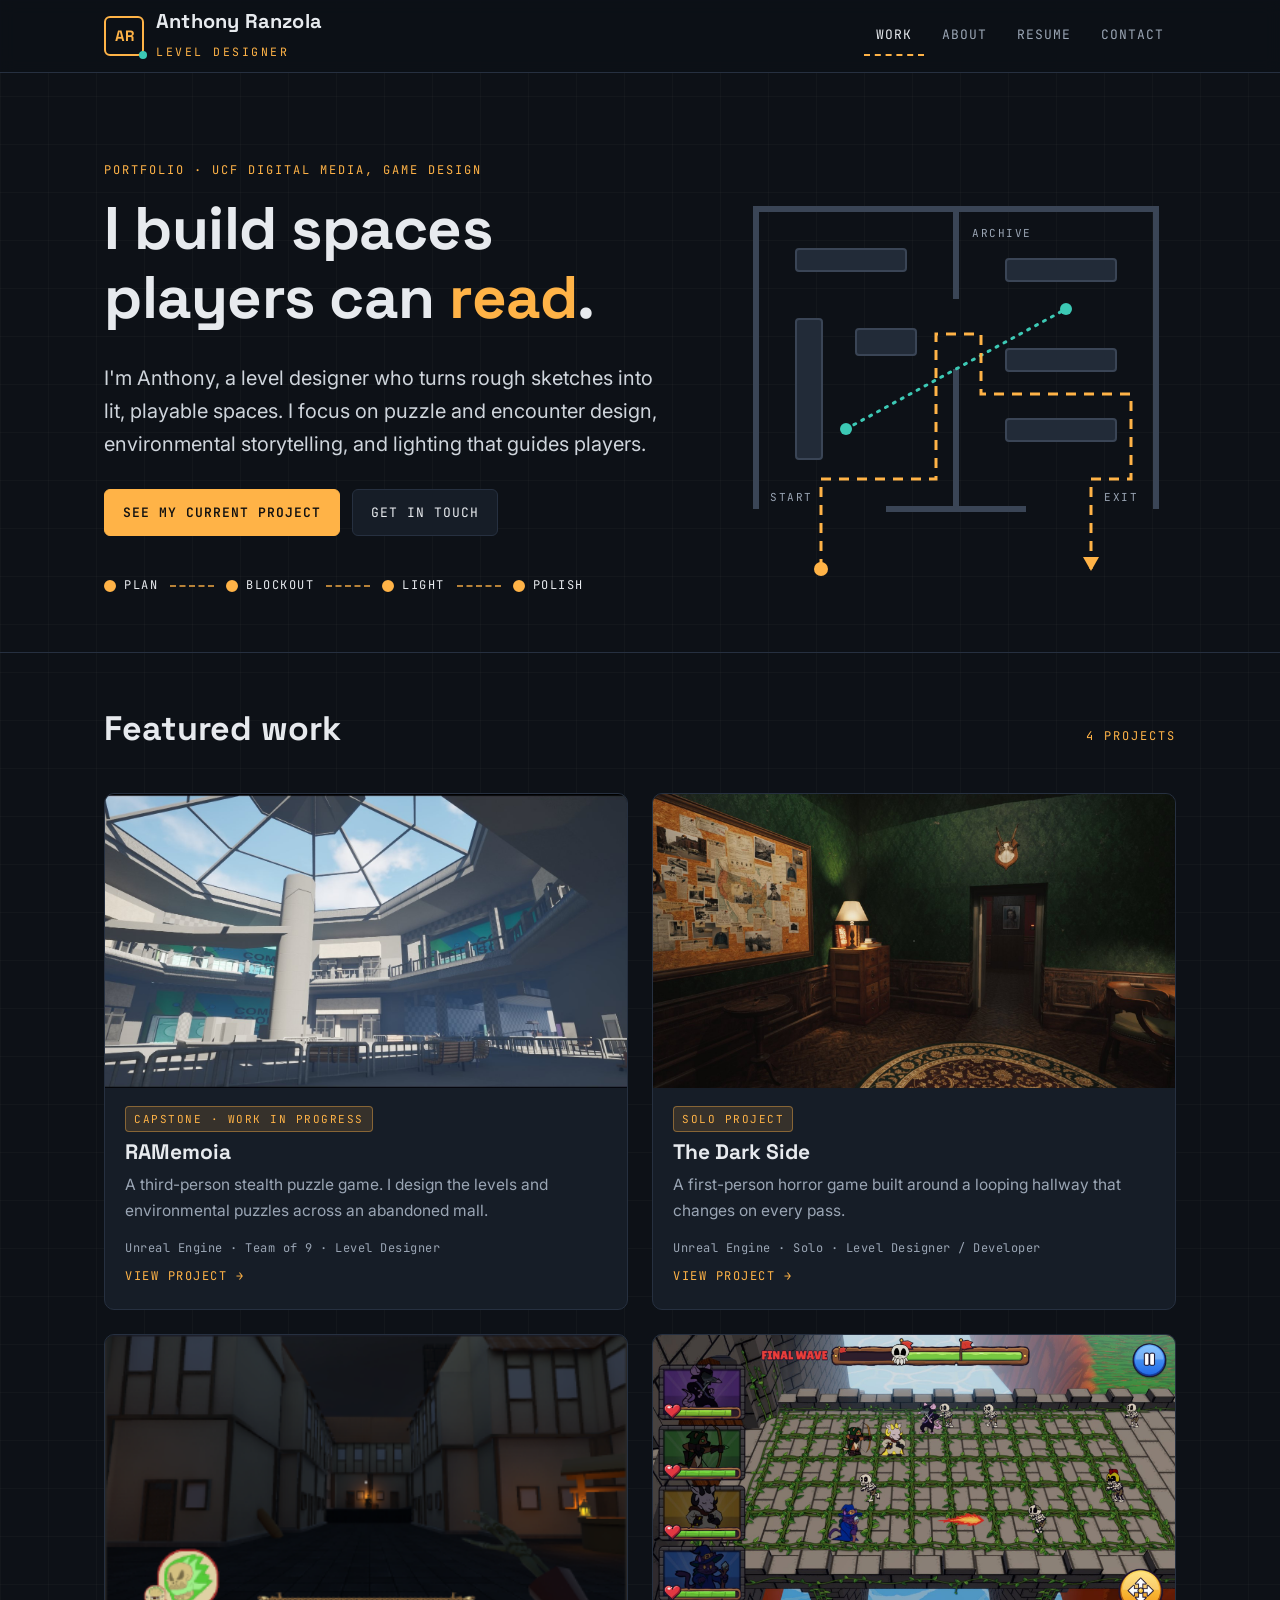
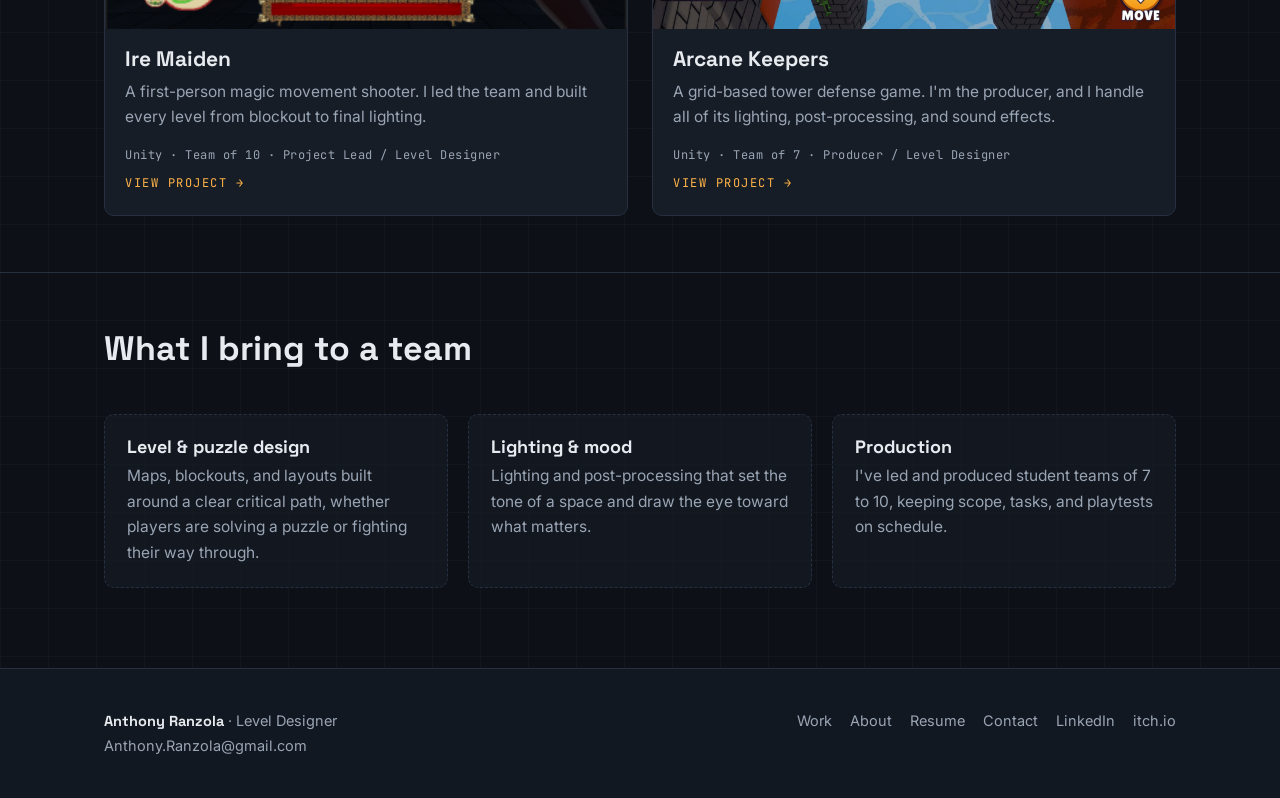
<file: index.html>
<!DOCTYPE html>
<html lang="en">
<head>
<meta charset="utf-8">
<meta name="viewport" content="width=device-width, initial-scale=1">
<title>Work | Anthony Ranzola | Level Designer</title>
<meta name="description" content="Level design portfolio of Anthony Ranzola: RAMemoia, The Dark Side, Ire Maiden, and Arcane Keepers.">
<link rel="icon" href="images/favicon.svg" type="image/svg+xml">
<link rel="preconnect" href="https://fonts.googleapis.com">
<link rel="preconnect" href="https://fonts.gstatic.com" crossorigin>
<link href="https://fonts.googleapis.com/css2?family=Inter:wght@400;500;600&family=JetBrains+Mono:wght@400;500&family=Space+Grotesk:wght@500;700&display=swap" rel="stylesheet">
<link rel="stylesheet" href="css/style.css">
</head>
<body>
<a class="skip" href="#main">Skip to content</a>
<header class="site-header">
  <div class="wrap">
    <a class="brand" href="index.html" aria-label="Anthony Ranzola, Level Designer: home">
      <span class="brand-mark" aria-hidden="true">AR</span>
      <span><span class="brand-name">Anthony Ranzola</span><br><span class="brand-role">Level Designer</span></span>
    </a>
    <nav class="nav" aria-label="Main"><a href="index.html" class="active" aria-current="page">Work</a><a href="about.html">About</a><a href="assets/Anthony_Ranzola_Resume.pdf" target="_blank" rel="noopener">Resume</a><a href="contact.html">Contact</a></nav>
  </div>
</header>
<main id="main">

<section class="hero"><div class="wrap"><div>
  <p class="label">Portfolio · UCF Digital Media, Game Design</p>
  <h1>I build spaces players can <span>read</span>.</h1>
  <p class="lede">I'm Anthony, a level designer who turns rough sketches into lit, playable spaces. I focus on puzzle and encounter design, environmental storytelling, and lighting that guides players.</p>
  <div class="actions"><a class="btn primary" href="ramemoia.html">See my current project</a><a class="btn" href="contact.html">Get in touch</a></div>
  <ol class="pipeline" aria-label="Development stages"><li class="on"><span class="dot"></span>Plan</li><li class="on"><span class="dot"></span>Blockout</li><li class="on"><span class="dot"></span>Light</li><li class="on"><span class="dot"></span>Polish</li></ol>
</div>
  <svg class="hero-map" viewBox="0 0 440 400" role="img" aria-label="Stylized top-down level map with a dashed critical path from entrance to exit">
    <path class="wall" d="M20 330 V30 H420 V330 M150 330 H290"/>
    <path class="wall" d="M220 30 V120 M220 190 V330"/>
    <rect class="shelf" x="60" y="70" width="110" height="22" rx="3"/><rect class="shelf" x="60" y="140" width="26" height="140" rx="3"/>
    <rect class="shelf" x="120" y="150" width="60" height="26" rx="3"/><rect class="shelf" x="270" y="80" width="110" height="22" rx="3"/>
    <rect class="shelf" x="270" y="170" width="110" height="22" rx="3"/><rect class="shelf" x="270" y="240" width="110" height="22" rx="3"/>
    <line class="link" x1="110" y1="250" x2="330" y2="130"/>
    <circle cx="110" cy="250" r="6" fill="#3cc9b5"/><circle cx="330" cy="130" r="6" fill="#3cc9b5"/>
    <path class="path" d="M85 390 V300 H200 V155 H245 V215 H395 V300 H355 V390"/>
    <polygon points="347,378 363,378 355,392" fill="#ffb347"/>
    <circle cx="85" cy="390" r="7" fill="#ffb347"/>
    <text x="34" y="322">START</text><text x="368" y="322">EXIT</text><text x="236" y="58">ARCHIVE</text>
  </svg>
</div></section>

<section class="block"><div class="wrap">
  <div class="section-head"><h2>Featured work</h2><span class="label">4 projects</span></div>
  <div class="cards">
    <a class="card" href="ramemoia.html">
      <div class="thumb"><img src="images/ramemoia/ramemoia-cover.jpg" alt="RAMemoia mall hub with an octagonal skylight and two floors of storefronts"></div>
      <div class="body"><span class="badge">Capstone · Work in progress</span><h3>RAMemoia</h3>
        <p>A third-person stealth puzzle game. I design the levels and environmental puzzles across an abandoned mall.</p>
        <span class="meta">Unreal Engine · Team of 9 · Level Designer</span><span class="more">View project →</span></div>
    </a>
    <a class="card" href="the-dark-side.html">
      <div class="thumb"><img src="images/the-dark-side/gameplay4.jpg" alt="Lamp-lit study with an evidence board in The Dark Side"></div>
      <div class="body"><span class="badge">Solo project</span><h3>The Dark Side</h3>
        <p>A first-person horror game built around a looping hallway that changes on every pass.</p>
        <span class="meta">Unreal Engine · Solo · Level Designer / Developer</span><span class="more">View project →</span></div>
    </a>
    <a class="card" href="ire-maiden.html">
      <div class="thumb"><img src="images/ire-maiden/ire-maiden-cover.png" alt="Ire Maiden first-person view down a torch-lit town street"></div>
      <div class="body"><h3>Ire Maiden</h3>
        <p>A first-person magic movement shooter. I led the team and built every level from blockout to final lighting.</p>
        <span class="meta">Unity · Team of 10 · Project Lead / Level Designer</span><span class="more">View project →</span></div>
    </a>
    <a class="card" href="arcane-keepers.html">
      <div class="thumb"><img src="images/arcane-keepers/arcane-keepers-world1-gameplay.jpg" alt="Arcane Keepers gameplay on a castle bridge"></div>
      <div class="body"><h3>Arcane Keepers</h3>
        <p>A grid-based tower defense game. I'm the producer, and I handle all of its lighting, post-processing, and sound effects.</p>
        <span class="meta">Unity · Team of 7 · Producer / Level Designer</span><span class="more">View project →</span></div>
    </a>
  </div>
</div></section>

<section class="block"><div class="wrap">
  <div class="section-head"><h2>What I bring to a team</h2></div>
  <div class="focus">
    <div><h3>Level &amp; puzzle design</h3><p>Maps, blockouts, and layouts built around a clear critical path, whether players are solving a puzzle or fighting their way through.</p></div>
    <div><h3>Lighting &amp; mood</h3><p>Lighting and post-processing that set the tone of a space and draw the eye toward what matters.</p></div>
    <div><h3>Production</h3><p>I've led and produced student teams of 7 to 10, keeping scope, tasks, and playtests on schedule.</p></div>
  </div>
</div></section>

</main>
<footer class="site-footer">
  <div class="wrap">
    <div><strong>Anthony Ranzola</strong> · Level Designer<br><a href="mailto:Anthony.Ranzola@gmail.com">Anthony.Ranzola@gmail.com</a></div>
    <nav aria-label="Footer"><a href="index.html">Work</a><a href="about.html">About</a><a href="assets/Anthony_Ranzola_Resume.pdf" target="_blank" rel="noopener">Resume</a><a href="contact.html">Contact</a><a href="https://www.linkedin.com/in/anthony-ranzola/" target="_blank" rel="noopener">LinkedIn</a><a href="https://anthonyranzola.itch.io" target="_blank" rel="noopener">itch.io</a></nav>
  </div>
</footer>
<script src="js/site.js"></script>
</body>
</html>
</file>
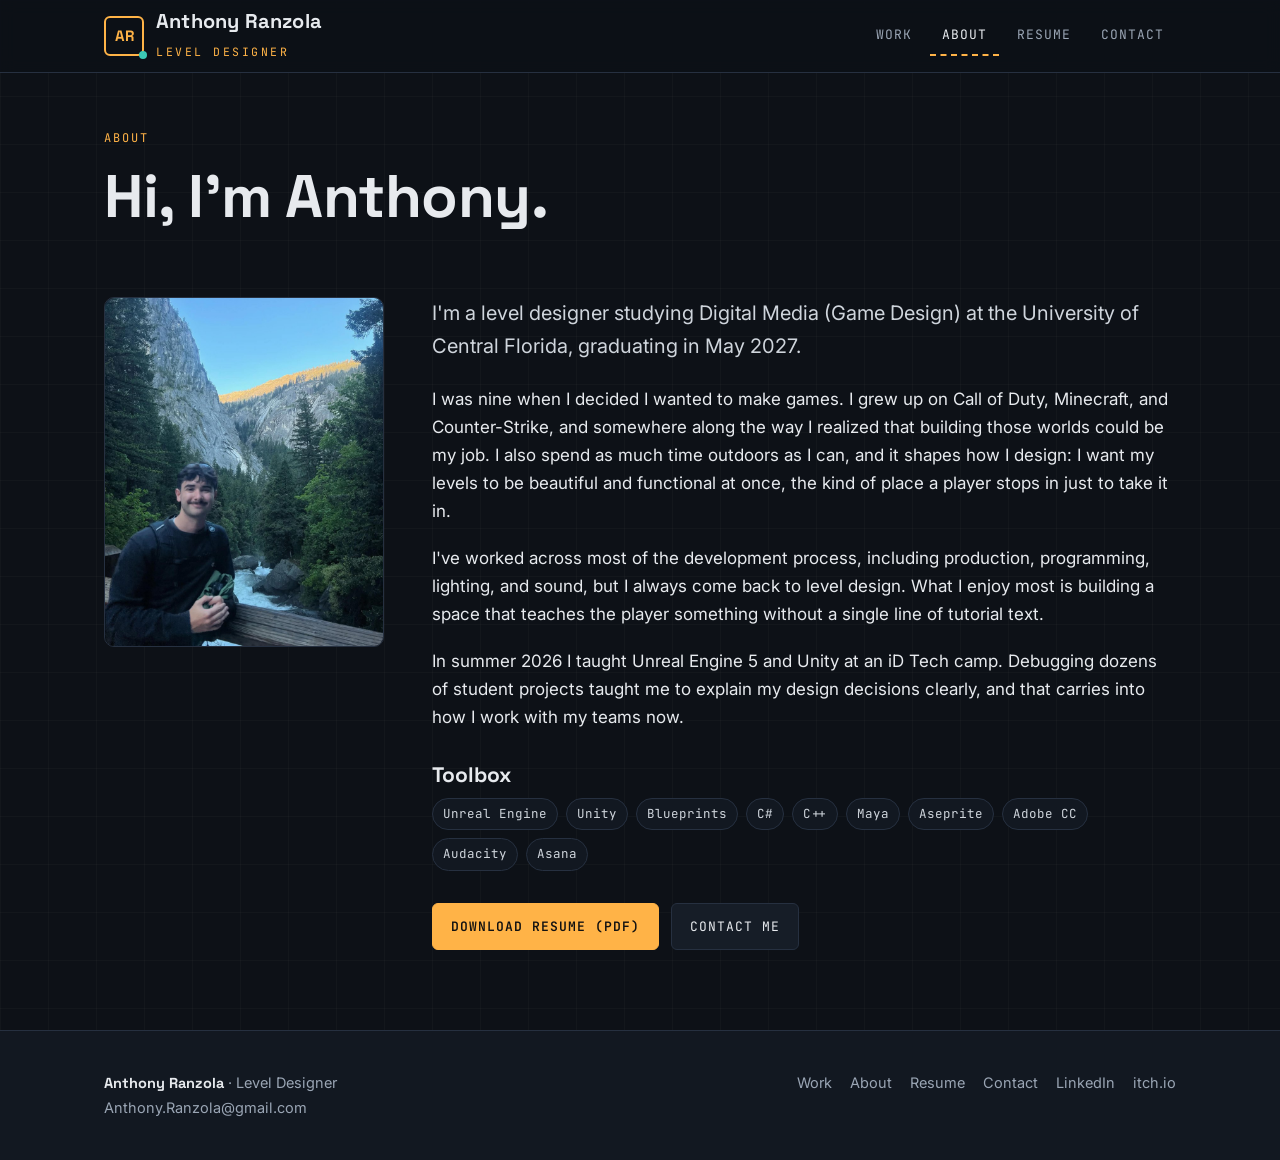
<file: about.html>
<!DOCTYPE html>
<html lang="en">
<head>
<meta charset="utf-8">
<meta name="viewport" content="width=device-width, initial-scale=1">
<title>About | Anthony Ranzola | Level Designer</title>
<meta name="description" content="About Anthony Ranzola, level designer and UCF Digital Media student.">
<link rel="icon" href="images/favicon.svg" type="image/svg+xml">
<link rel="preconnect" href="https://fonts.googleapis.com">
<link rel="preconnect" href="https://fonts.gstatic.com" crossorigin>
<link href="https://fonts.googleapis.com/css2?family=Inter:wght@400;500;600&family=JetBrains+Mono:wght@400;500&family=Space+Grotesk:wght@500;700&display=swap" rel="stylesheet">
<link rel="stylesheet" href="css/style.css">
</head>
<body>
<a class="skip" href="#main">Skip to content</a>
<header class="site-header">
  <div class="wrap">
    <a class="brand" href="index.html" aria-label="Anthony Ranzola, Level Designer: home">
      <span class="brand-mark" aria-hidden="true">AR</span>
      <span><span class="brand-name">Anthony Ranzola</span><br><span class="brand-role">Level Designer</span></span>
    </a>
    <nav class="nav" aria-label="Main"><a href="index.html">Work</a><a href="about.html" class="active" aria-current="page">About</a><a href="assets/Anthony_Ranzola_Resume.pdf" target="_blank" rel="noopener">Resume</a><a href="contact.html">Contact</a></nav>
  </div>
</header>
<main id="main">

<div class="wrap project-head"><p class="label">About</p><h1>Hi, I'm Anthony.</h1></div>
<section class="block" style="border-top:0;padding-top:8px"><div class="wrap about-grid">
  <div class="portrait"><img src="images/anthony-ranzola.jpg" alt="Anthony Ranzola on a trail overlook above a river and granite cliffs"></div>
  <div>
    <p class="lede">I'm a level designer studying Digital Media (Game Design) at the University of Central Florida, graduating in May 2027.</p>
    <p>I was nine when I decided I wanted to make games. I grew up on Call of Duty, Minecraft, and Counter-Strike, and somewhere along the way I realized that building those worlds could be my job. I also spend as much time outdoors as I can, and it shapes how I design: I want my levels to be beautiful and functional at once, the kind of place a player stops in just to take it in.</p>
    <p>I've worked across most of the development process, including production, programming, lighting, and sound, but I always come back to level design. What I enjoy most is building a space that teaches the player something without a single line of tutorial text.</p>
    <p>In summer 2026 I taught Unreal Engine 5 and Unity at an iD Tech camp. Debugging dozens of student projects taught me to explain my design decisions clearly, and that carries into how I work with my teams now.</p>
    <h3 style="margin-top:32px">Toolbox</h3>
    <ul class="chips"><li>Unreal Engine</li><li>Unity</li><li>Blueprints</li><li>C#</li><li>C++</li><li>Maya</li><li>Aseprite</li><li>Adobe CC</li><li>Audacity</li><li>Asana</li></ul>
    <div style="margin-top:32px;display:flex;gap:12px;flex-wrap:wrap"><a class="btn primary" href="assets/Anthony_Ranzola_Resume.pdf" target="_blank" rel="noopener">Download resume (PDF)</a><a class="btn" href="contact.html">Contact me</a></div>
  </div>
</div></section>

</main>
<footer class="site-footer">
  <div class="wrap">
    <div><strong>Anthony Ranzola</strong> · Level Designer<br><a href="mailto:Anthony.Ranzola@gmail.com">Anthony.Ranzola@gmail.com</a></div>
    <nav aria-label="Footer"><a href="index.html">Work</a><a href="about.html">About</a><a href="assets/Anthony_Ranzola_Resume.pdf" target="_blank" rel="noopener">Resume</a><a href="contact.html">Contact</a><a href="https://www.linkedin.com/in/anthony-ranzola/" target="_blank" rel="noopener">LinkedIn</a><a href="https://anthonyranzola.itch.io" target="_blank" rel="noopener">itch.io</a></nav>
  </div>
</footer>
<script src="js/site.js"></script>
</body>
</html>
</file>
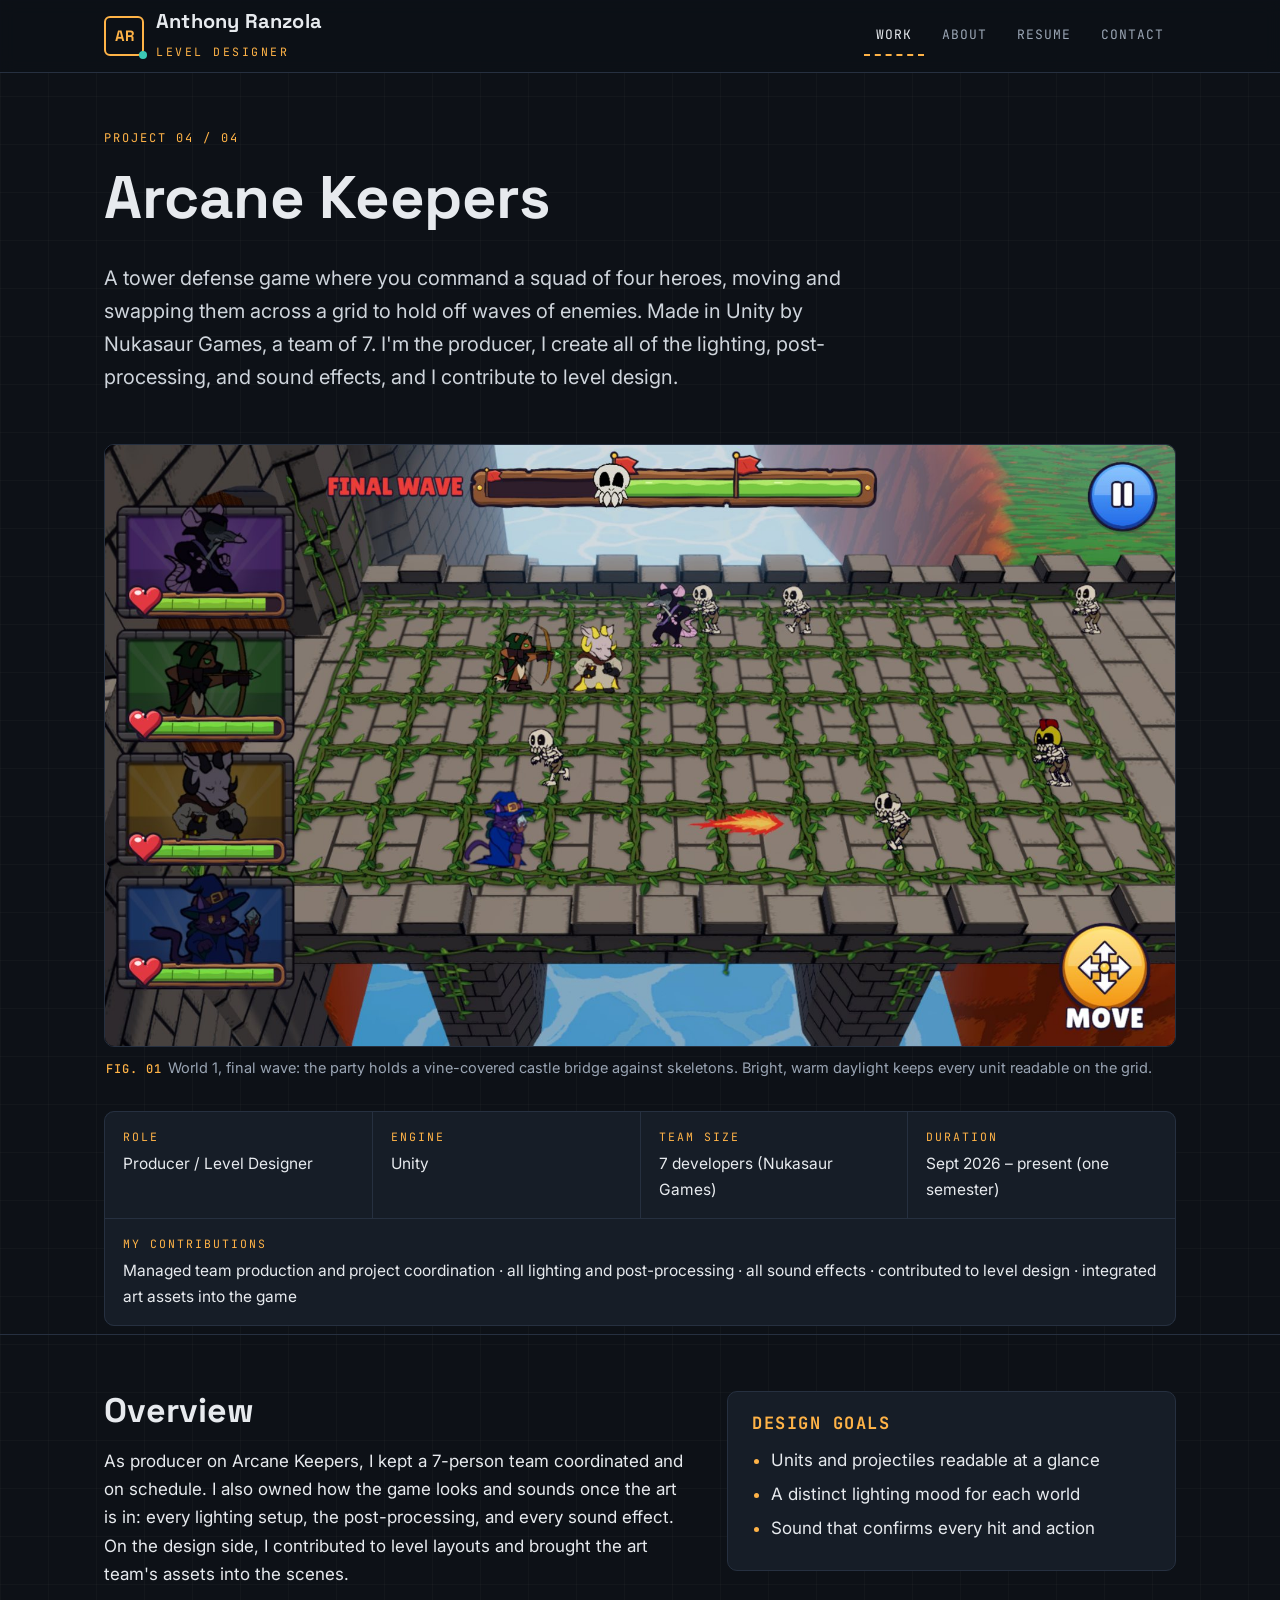
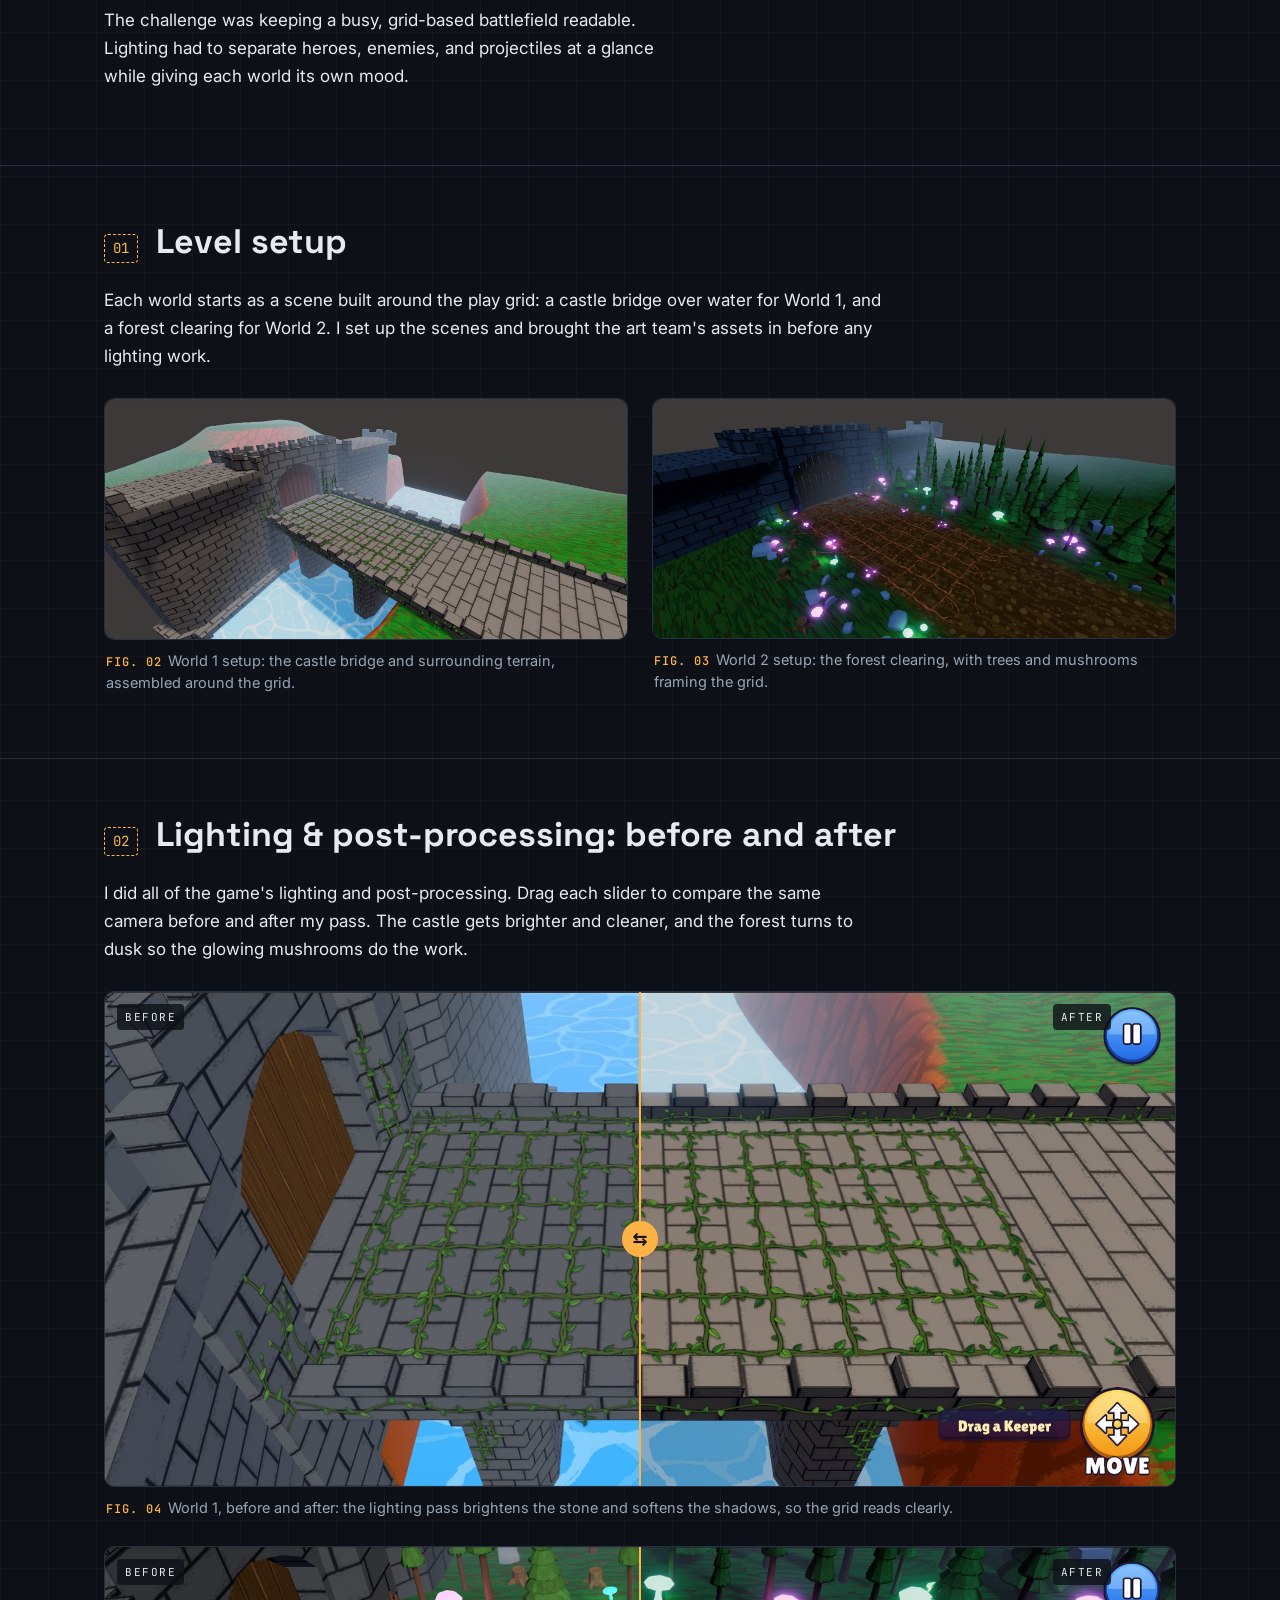
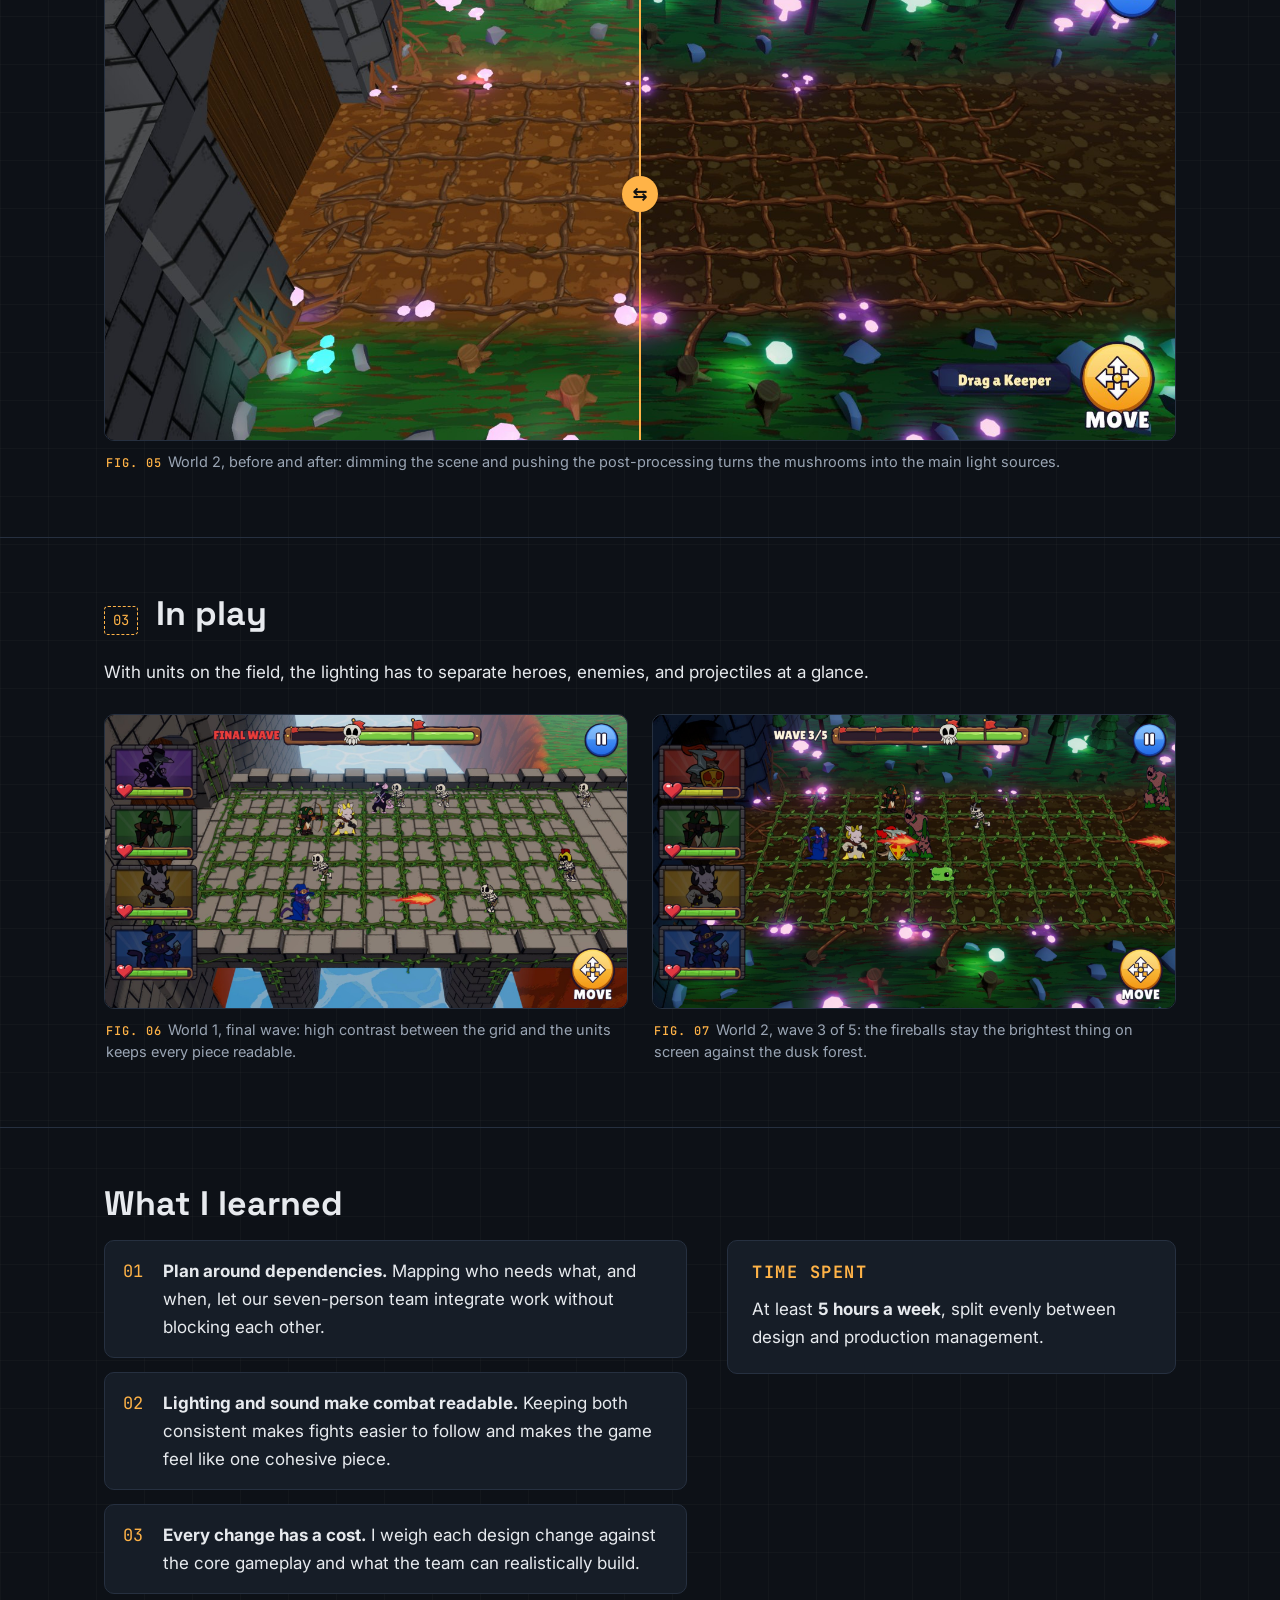
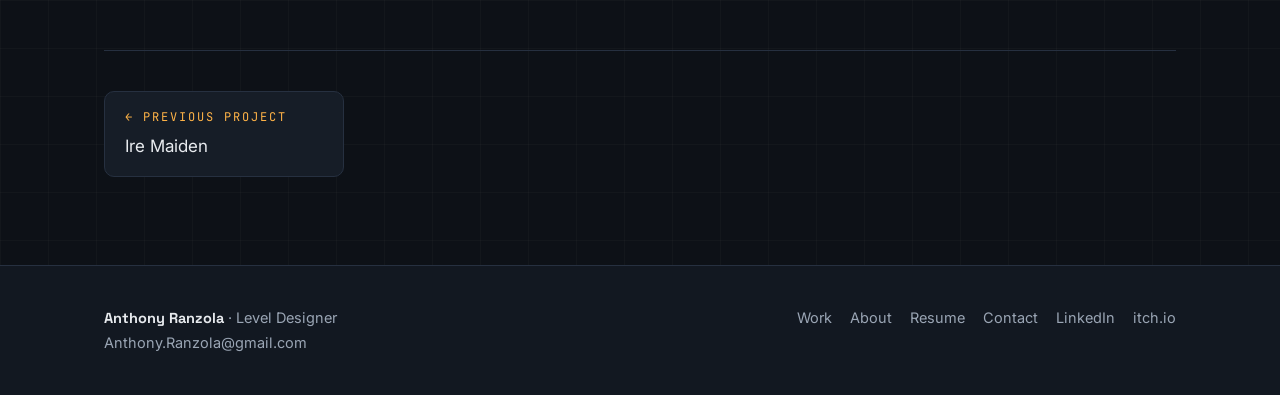
<file: arcane-keepers.html>
<!DOCTYPE html>
<html lang="en">
<head>
<meta charset="utf-8">
<meta name="viewport" content="width=device-width, initial-scale=1">
<title>Arcane Keepers | Anthony Ranzola | Level Designer</title>
<meta name="description" content="Arcane Keepers: production, lighting, and sound design in Unity by Anthony Ranzola.">
<link rel="icon" href="images/favicon.svg" type="image/svg+xml">
<link rel="preconnect" href="https://fonts.googleapis.com">
<link rel="preconnect" href="https://fonts.gstatic.com" crossorigin>
<link href="https://fonts.googleapis.com/css2?family=Inter:wght@400;500;600&family=JetBrains+Mono:wght@400;500&family=Space+Grotesk:wght@500;700&display=swap" rel="stylesheet">
<link rel="stylesheet" href="css/style.css">
</head>
<body>
<a class="skip" href="#main">Skip to content</a>
<header class="site-header">
  <div class="wrap">
    <a class="brand" href="index.html" aria-label="Anthony Ranzola, Level Designer: home">
      <span class="brand-mark" aria-hidden="true">AR</span>
      <span><span class="brand-name">Anthony Ranzola</span><br><span class="brand-role">Level Designer</span></span>
    </a>
    <nav class="nav" aria-label="Main"><a href="index.html" class="active" aria-current="page">Work</a><a href="about.html">About</a><a href="assets/Anthony_Ranzola_Resume.pdf" target="_blank" rel="noopener">Resume</a><a href="contact.html">Contact</a></nav>
  </div>
</header>
<main id="main">

<div class="wrap project-head">
  <div class="kicker"><span class="label">Project 04 / 04</span></div>
  <h1>Arcane Keepers</h1>
  <p class="lede">A tower defense game where you command a squad of four heroes, moving and swapping them across a grid to hold off waves of enemies. Made in Unity by Nukasaur Games, a team of 7. I'm the producer, I create all of the lighting, post-processing, and sound effects, and I contribute to level design.</p>
</div>
<div class="wrap">
  <figure class=""><div class="frame"><img src="images/arcane-keepers/arcane-keepers-world1-gameplay.jpg" alt="Arcane Keepers gameplay on a vine-covered castle bridge during the final wave" loading="lazy"></div><figcaption><b>Fig. 01</b>World 1, final wave: the party holds a vine-covered castle bridge against skeletons. Bright, warm daylight keeps every unit readable on the grid.</figcaption></figure>
  <dl class="spec"><div class=""><dt>Role</dt><dd>Producer / Level Designer</dd></div><div class=""><dt>Engine</dt><dd>Unity</dd></div><div class=""><dt>Team size</dt><dd>7 developers (Nukasaur Games)</dd></div><div class=""><dt>Duration</dt><dd>Sept 2026 – present (one semester)</dd></div><div class="wide"><dt>My contributions</dt><dd>Managed team production and project coordination · all lighting and post-processing · all sound effects · contributed to level design · integrated art assets into the game</dd></div></dl>
</div>

<section class="block"><div class="wrap two-col">
  <div><h2>Overview</h2>
    <p>As producer on Arcane Keepers, I kept a 7-person team coordinated and on schedule. I also owned how the game looks and sounds once the art is in: every lighting setup, the post-processing, and every sound effect. On the design side, I contributed to level layouts and brought the art team's assets into the scenes.</p>
    <p>The challenge was keeping a busy, grid-based battlefield readable. Lighting had to separate heroes, enemies, and projectiles at a glance while giving each world its own mood.</p>
  </div>
  <div class="panel"><h3>Design goals</h3><ul class="clean">
    <li>Units and projectiles readable at a glance</li>
    <li>A distinct lighting mood for each world</li>
    <li>Sound that confirms every hit and action</li></ul></div>
</div></section>

<section class="block"><div class="wrap">
<div class="stage-head"><span class="stage-num">01</span><h2>Level setup</h2></div>
<div class="stage-intro"><p>Each world starts as a scene built around the play grid: a castle bridge over water for World 1, and a forest clearing for World 2. I set up the scenes and brought the art team's assets in before any lighting work.</p></div>
<div class="grid-2"><figure class=""><div class="frame"><img src="images/arcane-keepers/ak-setup-castle.jpg" alt="World 1 castle bridge scene in the Unity editor" loading="lazy"></div><figcaption><b>Fig. 02</b>World 1 setup: the castle bridge and surrounding terrain, assembled around the grid.</figcaption></figure><figure class=""><div class="frame"><img src="images/arcane-keepers/ak-setup-forest.jpg" alt="World 2 forest scene in the Unity editor" loading="lazy"></div><figcaption><b>Fig. 03</b>World 2 setup: the forest clearing, with trees and mushrooms framing the grid.</figcaption></figure></div>
</div></section>

<section class="block"><div class="wrap">
<div class="stage-head"><span class="stage-num">02</span><h2>Lighting &amp; post-processing: before and after</h2></div>
<div class="stage-intro"><p>I did all of the game's lighting and post-processing. Drag each slider to compare the same camera before and after my pass. The castle gets brighter and cleaner, and the forest turns to dusk so the glowing mushrooms do the work.</p></div>
<figure class="ba"><div class="ba-wrap"><img src="images/arcane-keepers/ak-castle-after.jpg" alt="World 1 castle bridge, after lighting and post-processing" loading="lazy"><div class="ba-before"><img src="images/arcane-keepers/ak-castle-before.jpg" alt="World 1 castle bridge, before lighting and post-processing" loading="lazy"></div><span class="ba-line" aria-hidden="true"></span><span class="ba-tag l">Before</span><span class="ba-tag r">After</span><input type="range" min="0" max="100" value="50" aria-label="Compare before and after"></div><figcaption><b>Fig. 04</b>World 1, before and after: the lighting pass brightens the stone and softens the shadows, so the grid reads clearly.</figcaption></figure><div style="margin-top:28px"></div><figure class="ba"><div class="ba-wrap"><img src="images/arcane-keepers/ak-forest-after.jpg" alt="World 2 forest clearing, after lighting and post-processing" loading="lazy"><div class="ba-before"><img src="images/arcane-keepers/ak-forest-before.jpg" alt="World 2 forest clearing, before lighting and post-processing" loading="lazy"></div><span class="ba-line" aria-hidden="true"></span><span class="ba-tag l">Before</span><span class="ba-tag r">After</span><input type="range" min="0" max="100" value="50" aria-label="Compare before and after"></div><figcaption><b>Fig. 05</b>World 2, before and after: dimming the scene and pushing the post-processing turns the mushrooms into the main light sources.</figcaption></figure>
</div></section>

<section class="block"><div class="wrap">
<div class="stage-head"><span class="stage-num">03</span><h2>In play</h2></div>
<div class="stage-intro"><p>With units on the field, the lighting has to separate heroes, enemies, and projectiles at a glance.</p></div>
<div class="grid-2"><figure class=""><div class="frame"><img src="images/arcane-keepers/arcane-keepers-world1-gameplay.jpg" alt="World 1 castle bridge in daylight during the final wave" loading="lazy"></div><figcaption><b>Fig. 06</b>World 1, final wave: high contrast between the grid and the units keeps every piece readable.</figcaption></figure><figure class=""><div class="frame"><img src="images/arcane-keepers/arcane-keepers-world2-gameplay.jpg" alt="World 2 night forest with glowing mushrooms" loading="lazy"></div><figcaption><b>Fig. 07</b>World 2, wave 3 of 5: the fireballs stay the brightest thing on screen against the dusk forest.</figcaption></figure></div>
</div></section>

<section class="block"><div class="wrap"><h2>What I learned</h2><div class="two-col learn">
  <div>
    <ol class="takeaways">
      <li><b>Plan around dependencies.</b> Mapping who needs what, and when, let our seven-person team integrate work without blocking each other.</li>
      <li><b>Lighting and sound make combat readable.</b> Keeping both consistent makes fights easier to follow and makes the game feel like one cohesive piece.</li>
      <li><b>Every change has a cost.</b> I weigh each design change against the core gameplay and what the team can realistically build.</li>
    </ol>
  </div>
  <div class="panel"><h3>Time spent</h3>
    <p>At least <b>5 hours a week</b>, split evenly between design and production management.</p>
  </div>
</div></div></section>
<div class="wrap"><nav class="pager" aria-label="Projects"><a href="ire-maiden.html"><span class="label">← Previous project</span>Ire Maiden</a></nav></div>

</main>
<footer class="site-footer">
  <div class="wrap">
    <div><strong>Anthony Ranzola</strong> · Level Designer<br><a href="mailto:Anthony.Ranzola@gmail.com">Anthony.Ranzola@gmail.com</a></div>
    <nav aria-label="Footer"><a href="index.html">Work</a><a href="about.html">About</a><a href="assets/Anthony_Ranzola_Resume.pdf" target="_blank" rel="noopener">Resume</a><a href="contact.html">Contact</a><a href="https://www.linkedin.com/in/anthony-ranzola/" target="_blank" rel="noopener">LinkedIn</a><a href="https://anthonyranzola.itch.io" target="_blank" rel="noopener">itch.io</a></nav>
  </div>
</footer>
<script src="js/site.js"></script>
</body>
</html>
</file>
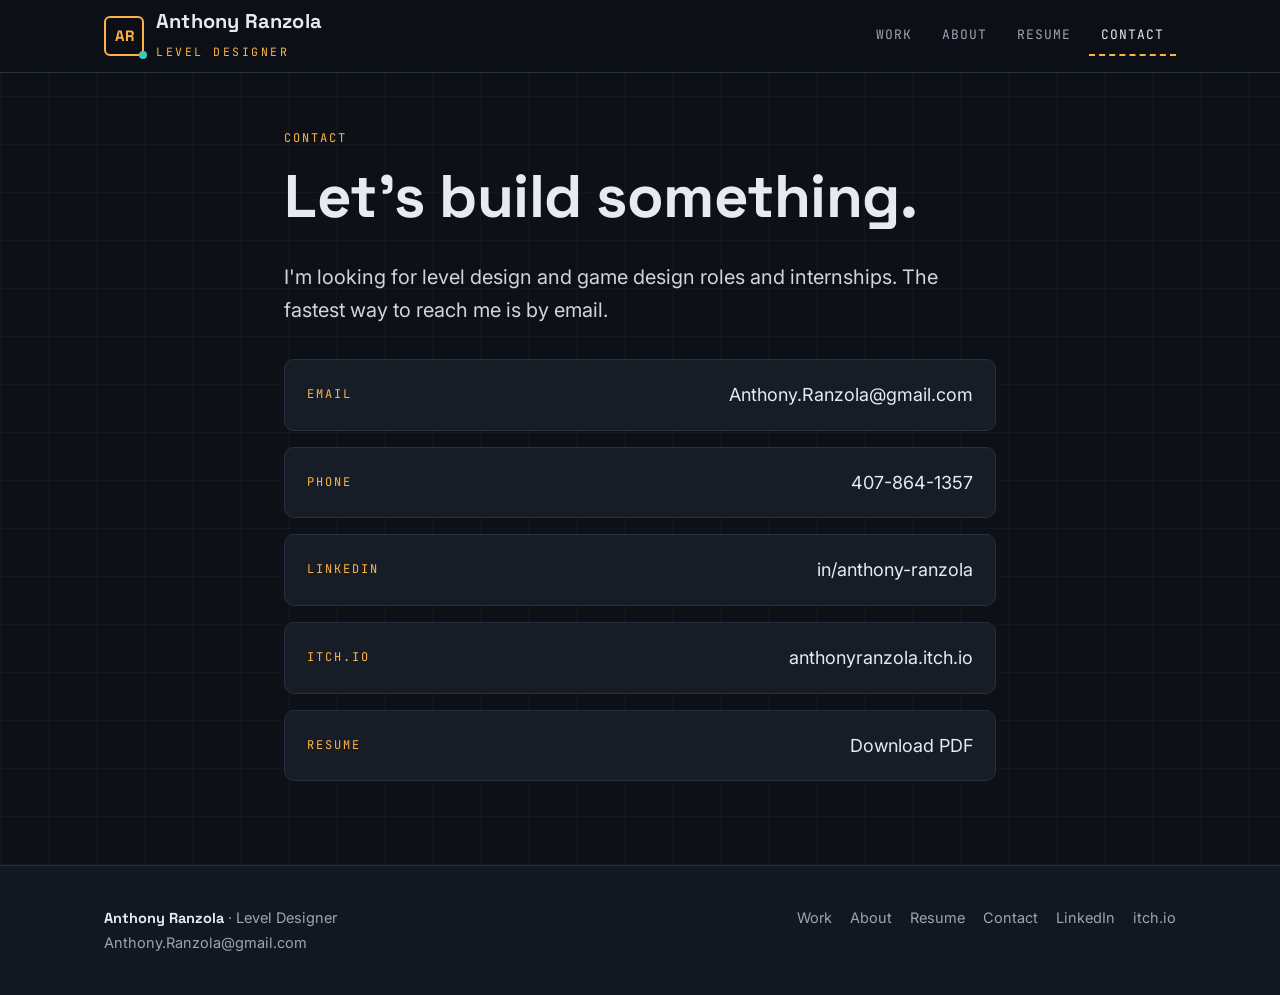
<file: contact.html>
<!DOCTYPE html>
<html lang="en">
<head>
<meta charset="utf-8">
<meta name="viewport" content="width=device-width, initial-scale=1">
<title>Contact | Anthony Ranzola | Level Designer</title>
<meta name="description" content="Contact Anthony Ranzola, level designer.">
<link rel="icon" href="images/favicon.svg" type="image/svg+xml">
<link rel="preconnect" href="https://fonts.googleapis.com">
<link rel="preconnect" href="https://fonts.gstatic.com" crossorigin>
<link href="https://fonts.googleapis.com/css2?family=Inter:wght@400;500;600&family=JetBrains+Mono:wght@400;500&family=Space+Grotesk:wght@500;700&display=swap" rel="stylesheet">
<link rel="stylesheet" href="css/style.css">
</head>
<body>
<a class="skip" href="#main">Skip to content</a>
<header class="site-header">
  <div class="wrap">
    <a class="brand" href="index.html" aria-label="Anthony Ranzola, Level Designer: home">
      <span class="brand-mark" aria-hidden="true">AR</span>
      <span><span class="brand-name">Anthony Ranzola</span><br><span class="brand-role">Level Designer</span></span>
    </a>
    <nav class="nav" aria-label="Main"><a href="index.html">Work</a><a href="about.html">About</a><a href="assets/Anthony_Ranzola_Resume.pdf" target="_blank" rel="noopener">Resume</a><a href="contact.html" class="active" aria-current="page">Contact</a></nav>
  </div>
</header>
<main id="main">

<div class="wrap narrow project-head"><p class="label">Contact</p><h1>Let's build something.</h1>
<p class="lede">I'm looking for level design and game design roles and internships. The fastest way to reach me is by email.</p>
<div class="contact-list">
  <a class="contact-item" href="mailto:Anthony.Ranzola@gmail.com"><span class="label">Email</span><span class="v">Anthony.Ranzola@gmail.com</span></a>
  <a class="contact-item" href="tel:+14078641357"><span class="label">Phone</span><span class="v">407-864-1357</span></a>
  <a class="contact-item" href="https://www.linkedin.com/in/anthony-ranzola/" target="_blank" rel="noopener"><span class="label">LinkedIn</span><span class="v">in/anthony-ranzola</span></a>
  <a class="contact-item" href="https://anthonyranzola.itch.io" target="_blank" rel="noopener"><span class="label">itch.io</span><span class="v">anthonyranzola.itch.io</span></a>
  <a class="contact-item" href="assets/Anthony_Ranzola_Resume.pdf" target="_blank" rel="noopener"><span class="label">Resume</span><span class="v">Download PDF</span></a>
</div></div>

</main>
<footer class="site-footer">
  <div class="wrap">
    <div><strong>Anthony Ranzola</strong> · Level Designer<br><a href="mailto:Anthony.Ranzola@gmail.com">Anthony.Ranzola@gmail.com</a></div>
    <nav aria-label="Footer"><a href="index.html">Work</a><a href="about.html">About</a><a href="assets/Anthony_Ranzola_Resume.pdf" target="_blank" rel="noopener">Resume</a><a href="contact.html">Contact</a><a href="https://www.linkedin.com/in/anthony-ranzola/" target="_blank" rel="noopener">LinkedIn</a><a href="https://anthonyranzola.itch.io" target="_blank" rel="noopener">itch.io</a></nav>
  </div>
</footer>
<script src="js/site.js"></script>
</body>
</html>
</file>
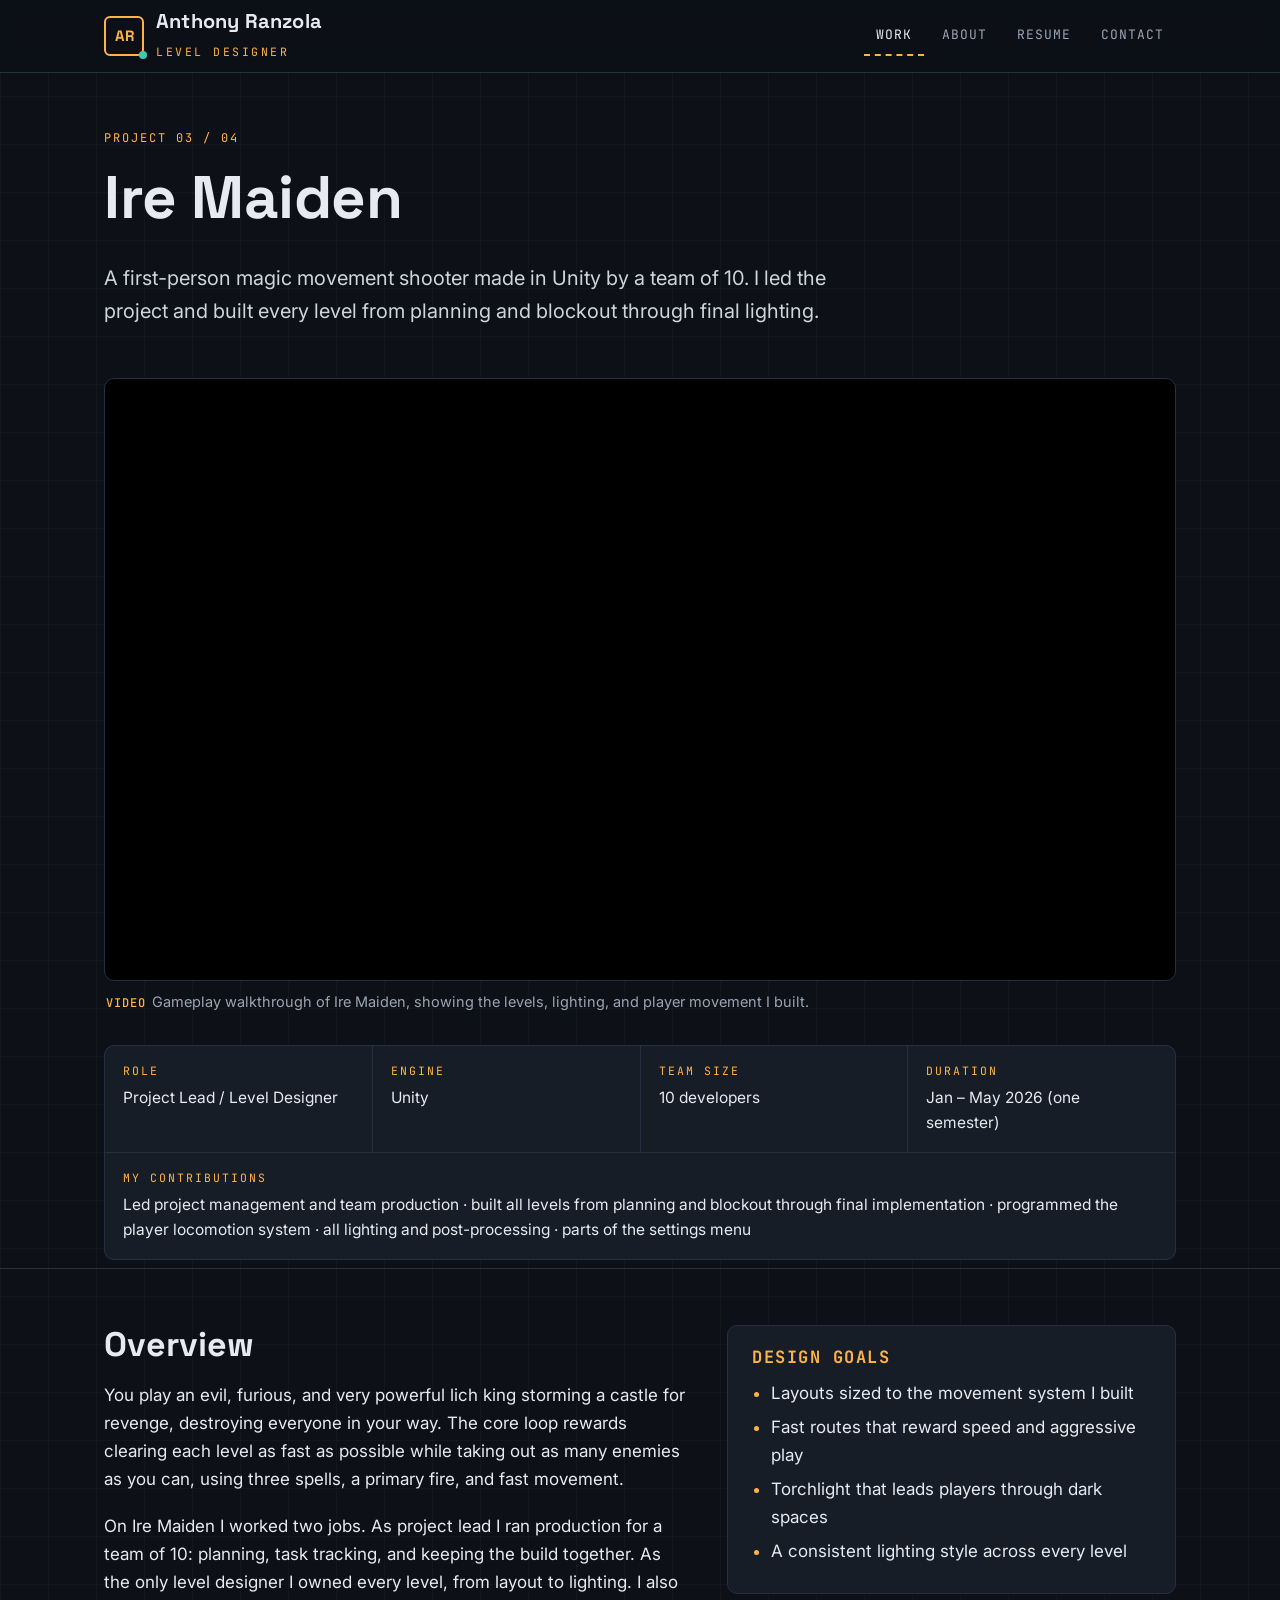
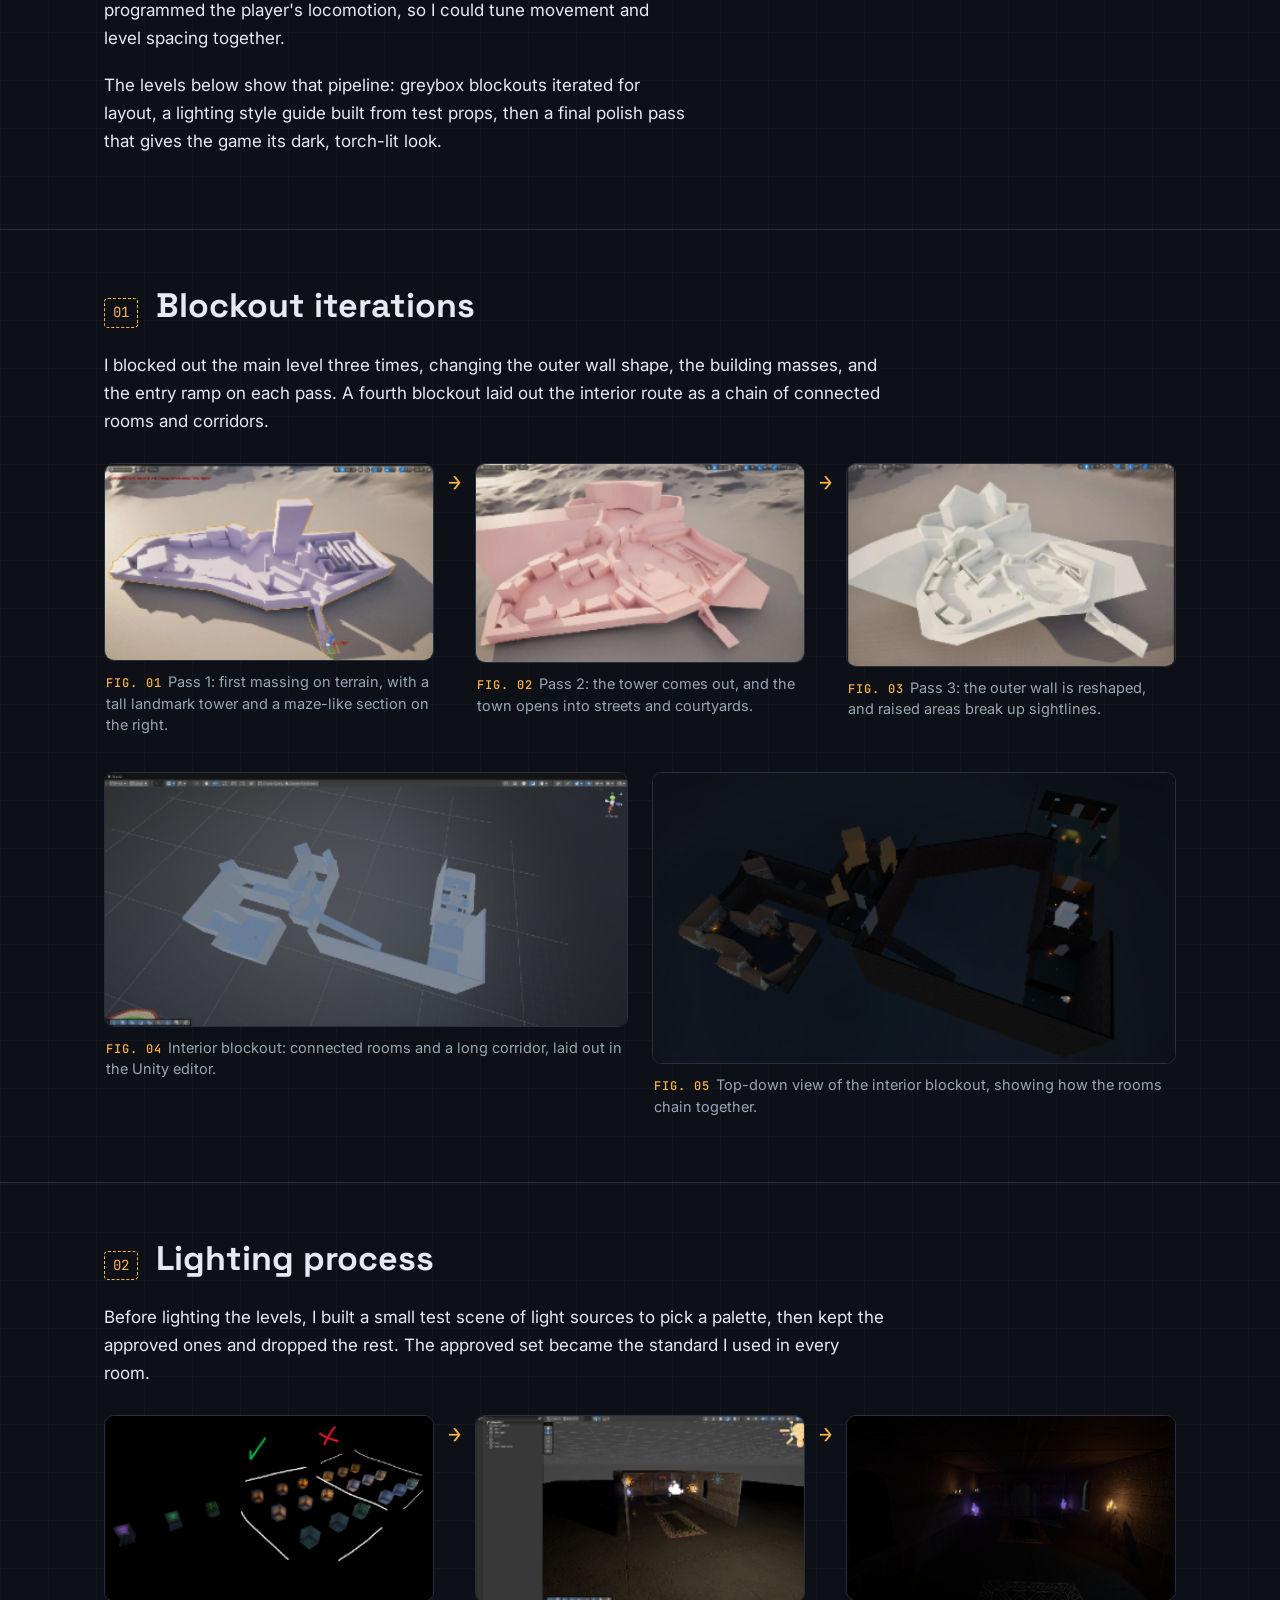
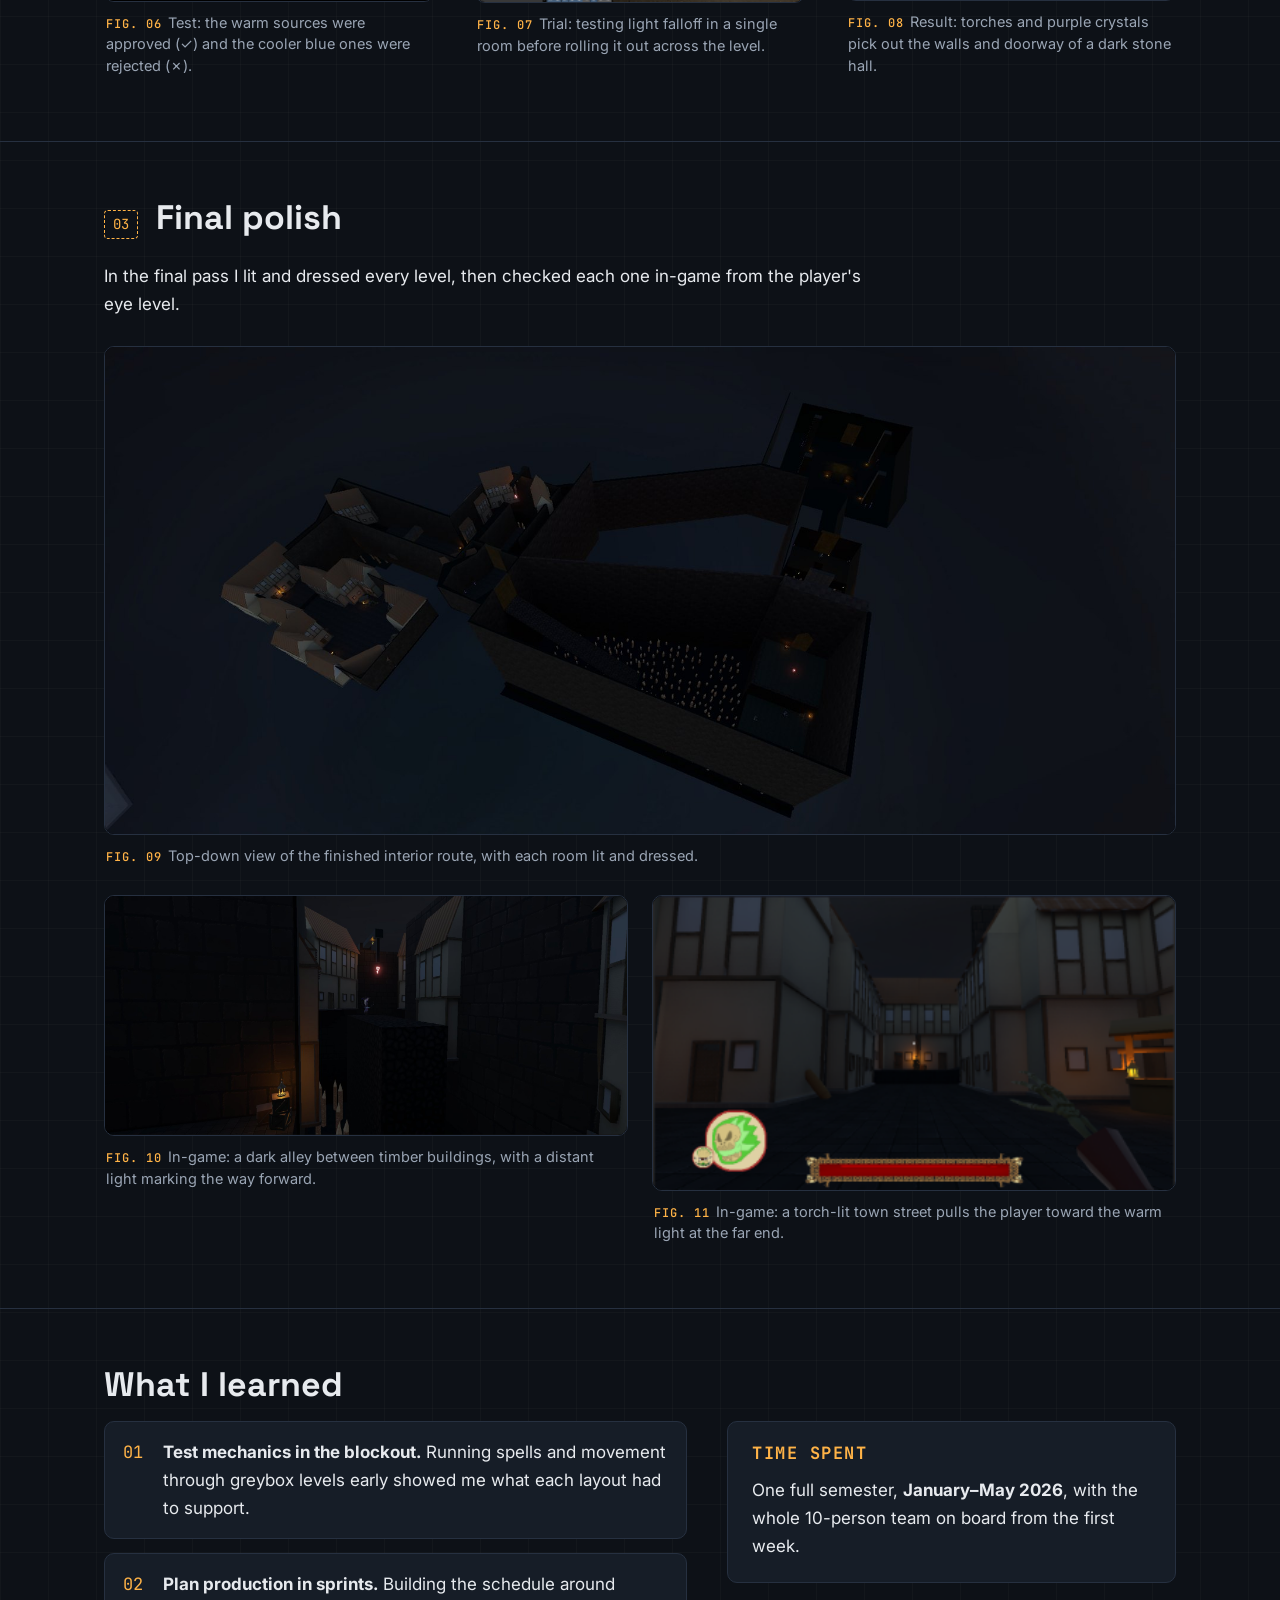
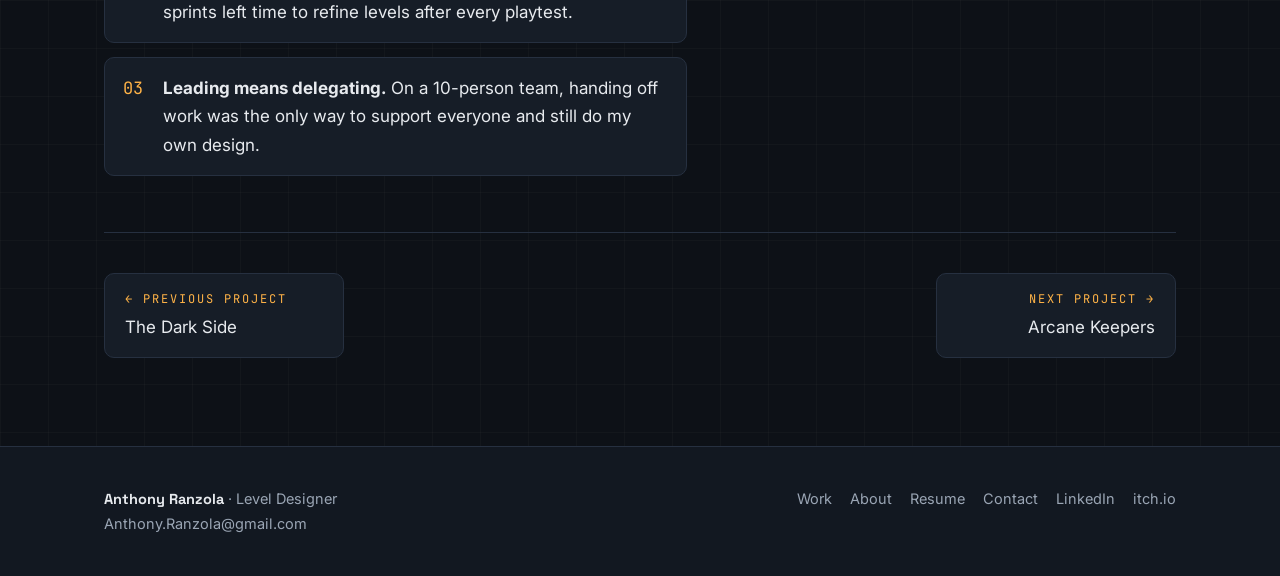
<file: ire-maiden.html>
<!DOCTYPE html>
<html lang="en">
<head>
<meta charset="utf-8">
<meta name="viewport" content="width=device-width, initial-scale=1">
<title>Ire Maiden | Anthony Ranzola | Level Designer</title>
<meta name="description" content="Ire Maiden: a first-person magic movement shooter. Unity level design, blockouts, and lighting by Anthony Ranzola, project lead.">
<link rel="icon" href="images/favicon.svg" type="image/svg+xml">
<link rel="preconnect" href="https://fonts.googleapis.com">
<link rel="preconnect" href="https://fonts.gstatic.com" crossorigin>
<link href="https://fonts.googleapis.com/css2?family=Inter:wght@400;500;600&family=JetBrains+Mono:wght@400;500&family=Space+Grotesk:wght@500;700&display=swap" rel="stylesheet">
<link rel="stylesheet" href="css/style.css">
</head>
<body>
<a class="skip" href="#main">Skip to content</a>
<header class="site-header">
  <div class="wrap">
    <a class="brand" href="index.html" aria-label="Anthony Ranzola, Level Designer: home">
      <span class="brand-mark" aria-hidden="true">AR</span>
      <span><span class="brand-name">Anthony Ranzola</span><br><span class="brand-role">Level Designer</span></span>
    </a>
    <nav class="nav" aria-label="Main"><a href="index.html" class="active" aria-current="page">Work</a><a href="about.html">About</a><a href="assets/Anthony_Ranzola_Resume.pdf" target="_blank" rel="noopener">Resume</a><a href="contact.html">Contact</a></nav>
  </div>
</header>
<main id="main">

<div class="wrap project-head">
  <div class="kicker"><span class="label">Project 03 / 04</span></div>
  <h1>Ire Maiden</h1>
  <p class="lede">A first-person magic movement shooter made in Unity by a team of 10. I led the project and built every level from planning and blockout through final lighting.</p>
</div>
<div class="wrap">
  <figure><div class="video"><iframe src="https://www.youtube-nocookie.com/embed/6gSbmRcRY-g" title="Ire Maiden gameplay video" allow="accelerometer; encrypted-media; gyroscope; picture-in-picture" allowfullscreen loading="lazy"></iframe></div>
  <figcaption><b>Video</b>Gameplay walkthrough of Ire Maiden, showing the levels, lighting, and player movement I built.</figcaption></figure>
  <dl class="spec"><div class=""><dt>Role</dt><dd>Project Lead / Level Designer</dd></div><div class=""><dt>Engine</dt><dd>Unity</dd></div><div class=""><dt>Team size</dt><dd>10 developers</dd></div><div class=""><dt>Duration</dt><dd>Jan – May 2026 (one semester)</dd></div><div class="wide"><dt>My contributions</dt><dd>Led project management and team production · built all levels from planning and blockout through final implementation · programmed the player locomotion system · all lighting and post-processing · parts of the settings menu</dd></div></dl>
</div>

<section class="block"><div class="wrap two-col">
  <div><h2>Overview</h2>
    <p>You play an evil, furious, and very powerful lich king storming a castle for revenge, destroying everyone in your way. The core loop rewards clearing each level as fast as possible while taking out as many enemies as you can, using three spells, a primary fire, and fast movement.</p>
    <p>On Ire Maiden I worked two jobs. As project lead I ran production for a team of 10: planning, task tracking, and keeping the build together. As the only level designer I owned every level, from layout to lighting. I also programmed the player's locomotion, so I could tune movement and level spacing together.</p>
    <p>The levels below show that pipeline: greybox blockouts iterated for layout, a lighting style guide built from test props, then a final polish pass that gives the game its dark, torch-lit look.</p>
  </div>
  <div class="panel"><h3>Design goals</h3><ul class="clean">
    <li>Layouts sized to the movement system I built</li>
    <li>Fast routes that reward speed and aggressive play</li>
    <li>Torchlight that leads players through dark spaces</li>
    <li>A consistent lighting style across every level</li></ul></div>
</div></section>

<section class="block"><div class="wrap">
<div class="stage-head"><span class="stage-num">01</span><h2>Blockout iterations</h2></div>
<div class="stage-intro"><p>I blocked out the main level three times, changing the outer wall shape, the building masses, and the entry ramp on each pass. A fourth blockout laid out the interior route as a chain of connected rooms and corridors.</p></div>
<div class="steps"><div class="step"><figure class="small-src"><div class="frame"><img src="images/ire-maiden/ire-maiden-block-out1.png" alt="First Ire Maiden blockout on terrain" loading="lazy"></div><figcaption><b>Fig. 01</b>Pass 1: first massing on terrain, with a tall landmark tower and a maze-like section on the right.</figcaption></figure></div><span class="step-arrow" aria-hidden="true">→</span><div class="step"><figure class="small-src"><div class="frame"><img src="images/ire-maiden/ire-maiden-block-out2.png" alt="Second Ire Maiden blockout" loading="lazy"></div><figcaption><b>Fig. 02</b>Pass 2: the tower comes out, and the town opens into streets and courtyards.</figcaption></figure></div><span class="step-arrow" aria-hidden="true">→</span><div class="step"><figure class="small-src"><div class="frame"><img src="images/ire-maiden/ire-maiden-block-out3.png" alt="Third Ire Maiden blockout" loading="lazy"></div><figcaption><b>Fig. 03</b>Pass 3: the outer wall is reshaped, and raised areas break up sightlines.</figcaption></figure></div></div><div class="grid-2" style="margin-top:28px"><figure class="small-src"><div class="frame"><img src="images/ire-maiden/ire-maiden-block-out4.png" alt="Interior route blockout in the Unity editor" loading="lazy"></div><figcaption><b>Fig. 04</b>Interior blockout: connected rooms and a long corridor, laid out in the Unity editor.</figcaption></figure><figure class="small-src"><div class="frame"><img src="images/ire-maiden/ire-maiden-polish1.png" alt="Top-down view of the blocked-out interior route" loading="lazy"></div><figcaption><b>Fig. 05</b>Top-down view of the interior blockout, showing how the rooms chain together.</figcaption></figure></div>
</div></section>

<section class="block"><div class="wrap">
<div class="stage-head"><span class="stage-num">02</span><h2>Lighting process</h2></div>
<div class="stage-intro"><p>Before lighting the levels, I built a small test scene of light sources to pick a palette, then kept the approved ones and dropped the rest. The approved set became the standard I used in every room.</p></div>
<div class="steps"><div class="step"><figure class="small-src"><div class="frame"><img src="images/ire-maiden/ire-maiden-lighting-process1.png" alt="Light source tests marked approved and rejected" loading="lazy"></div><figcaption><b>Fig. 06</b>Test: the warm sources were approved (✓) and the cooler blue ones were rejected (✗).</figcaption></figure></div><span class="step-arrow" aria-hidden="true">→</span><div class="step"><figure class="small-src"><div class="frame"><img src="images/ire-maiden/ire-maiden-lighting-process3.png" alt="Lighting test room in the Unity editor" loading="lazy"></div><figcaption><b>Fig. 07</b>Trial: testing light falloff in a single room before rolling it out across the level.</figcaption></figure></div><span class="step-arrow" aria-hidden="true">→</span><div class="step"><figure class="small-src"><div class="frame"><img src="images/ire-maiden/ire-maiden-lighting-process2.png" alt="Dark stone interior lit by torches and purple crystals" loading="lazy"></div><figcaption><b>Fig. 08</b>Result: torches and purple crystals pick out the walls and doorway of a dark stone hall.</figcaption></figure></div></div>
</div></section>

<section class="block"><div class="wrap">
<div class="stage-head"><span class="stage-num">03</span><h2>Final polish</h2></div>
<div class="stage-intro"><p>In the final pass I lit and dressed every level, then checked each one in-game from the player's eye level.</p></div>
<figure class=""><div class="frame"><img src="images/ire-maiden/ire-maiden-polish-top.jpg" alt="Top-down view of the finished, lit interior level" loading="lazy"></div><figcaption><b>Fig. 09</b>Top-down view of the finished interior route, with each room lit and dressed.</figcaption></figure><div class="grid-2" style="margin-top:28px"><figure class=""><div class="frame"><img src="images/ire-maiden/ire-maiden-polish-alley.jpg" alt="Dark alley between timber buildings with a distant light" loading="lazy"></div><figcaption><b>Fig. 10</b>In-game: a dark alley between timber buildings, with a distant light marking the way forward.</figcaption></figure><figure class="small-src"><div class="frame"><img src="images/ire-maiden/ire-maiden-polish2.png" alt="First-person view down a torch-lit town street with HUD" loading="lazy"></div><figcaption><b>Fig. 11</b>In-game: a torch-lit town street pulls the player toward the warm light at the far end.</figcaption></figure></div>
</div></section>

<section class="block"><div class="wrap"><h2>What I learned</h2><div class="two-col learn">
  <div>
    <ol class="takeaways">
      <li><b>Test mechanics in the blockout.</b> Running spells and movement through greybox levels early showed me what each layout had to support.</li>
      <li><b>Plan production in sprints.</b> Building the schedule around sprints left time to refine levels after every playtest.</li>
      <li><b>Leading means delegating.</b> On a 10-person team, handing off work was the only way to support everyone and still do my own design.</li>
    </ol>
  </div>
  <div class="panel"><h3>Time spent</h3>
    <p>One full semester, <b>January–May 2026</b>, with the whole 10-person team on board from the first week.</p>
  </div>
</div></div></section>
<div class="wrap"><nav class="pager" aria-label="Projects"><a href="the-dark-side.html"><span class="label">← Previous project</span>The Dark Side</a><a class="next" href="arcane-keepers.html"><span class="label">Next project →</span>Arcane Keepers</a></nav></div>

</main>
<footer class="site-footer">
  <div class="wrap">
    <div><strong>Anthony Ranzola</strong> · Level Designer<br><a href="mailto:Anthony.Ranzola@gmail.com">Anthony.Ranzola@gmail.com</a></div>
    <nav aria-label="Footer"><a href="index.html">Work</a><a href="about.html">About</a><a href="assets/Anthony_Ranzola_Resume.pdf" target="_blank" rel="noopener">Resume</a><a href="contact.html">Contact</a><a href="https://www.linkedin.com/in/anthony-ranzola/" target="_blank" rel="noopener">LinkedIn</a><a href="https://anthonyranzola.itch.io" target="_blank" rel="noopener">itch.io</a></nav>
  </div>
</footer>
<script src="js/site.js"></script>
</body>
</html>
</file>
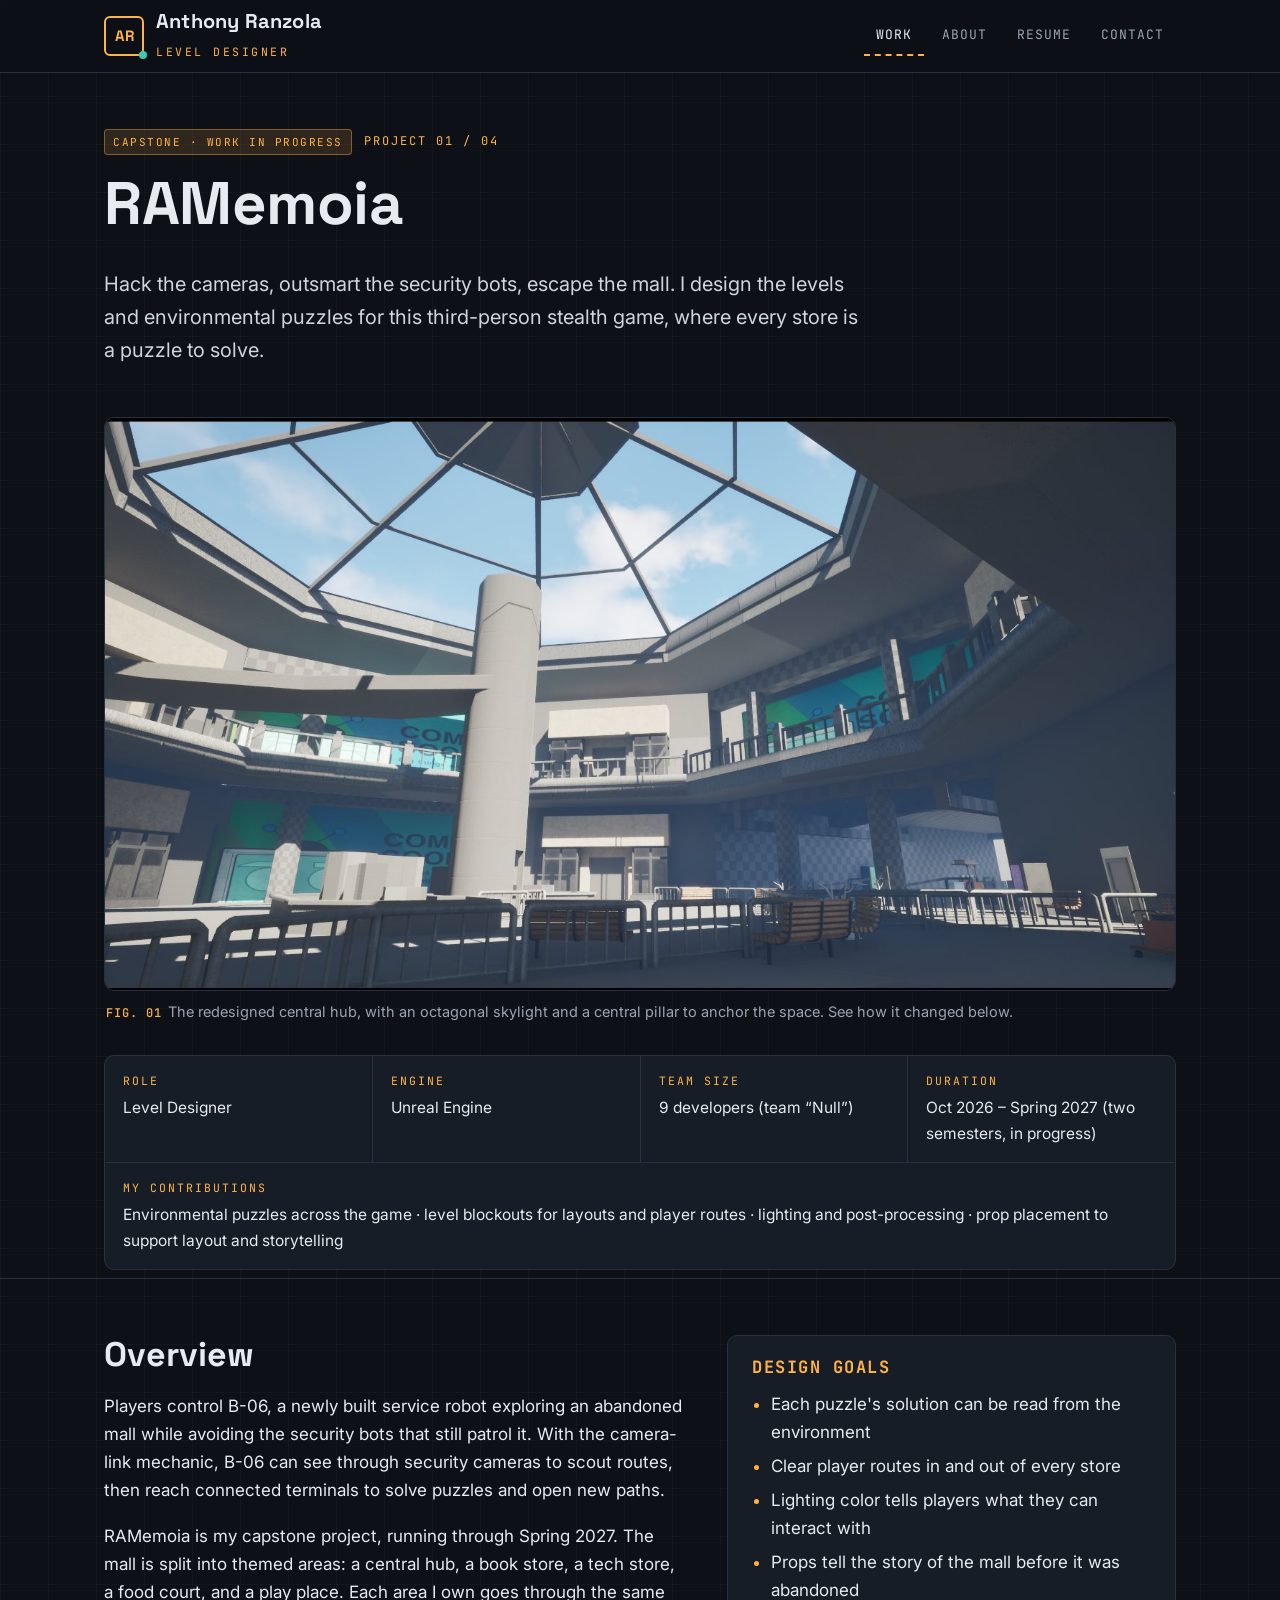
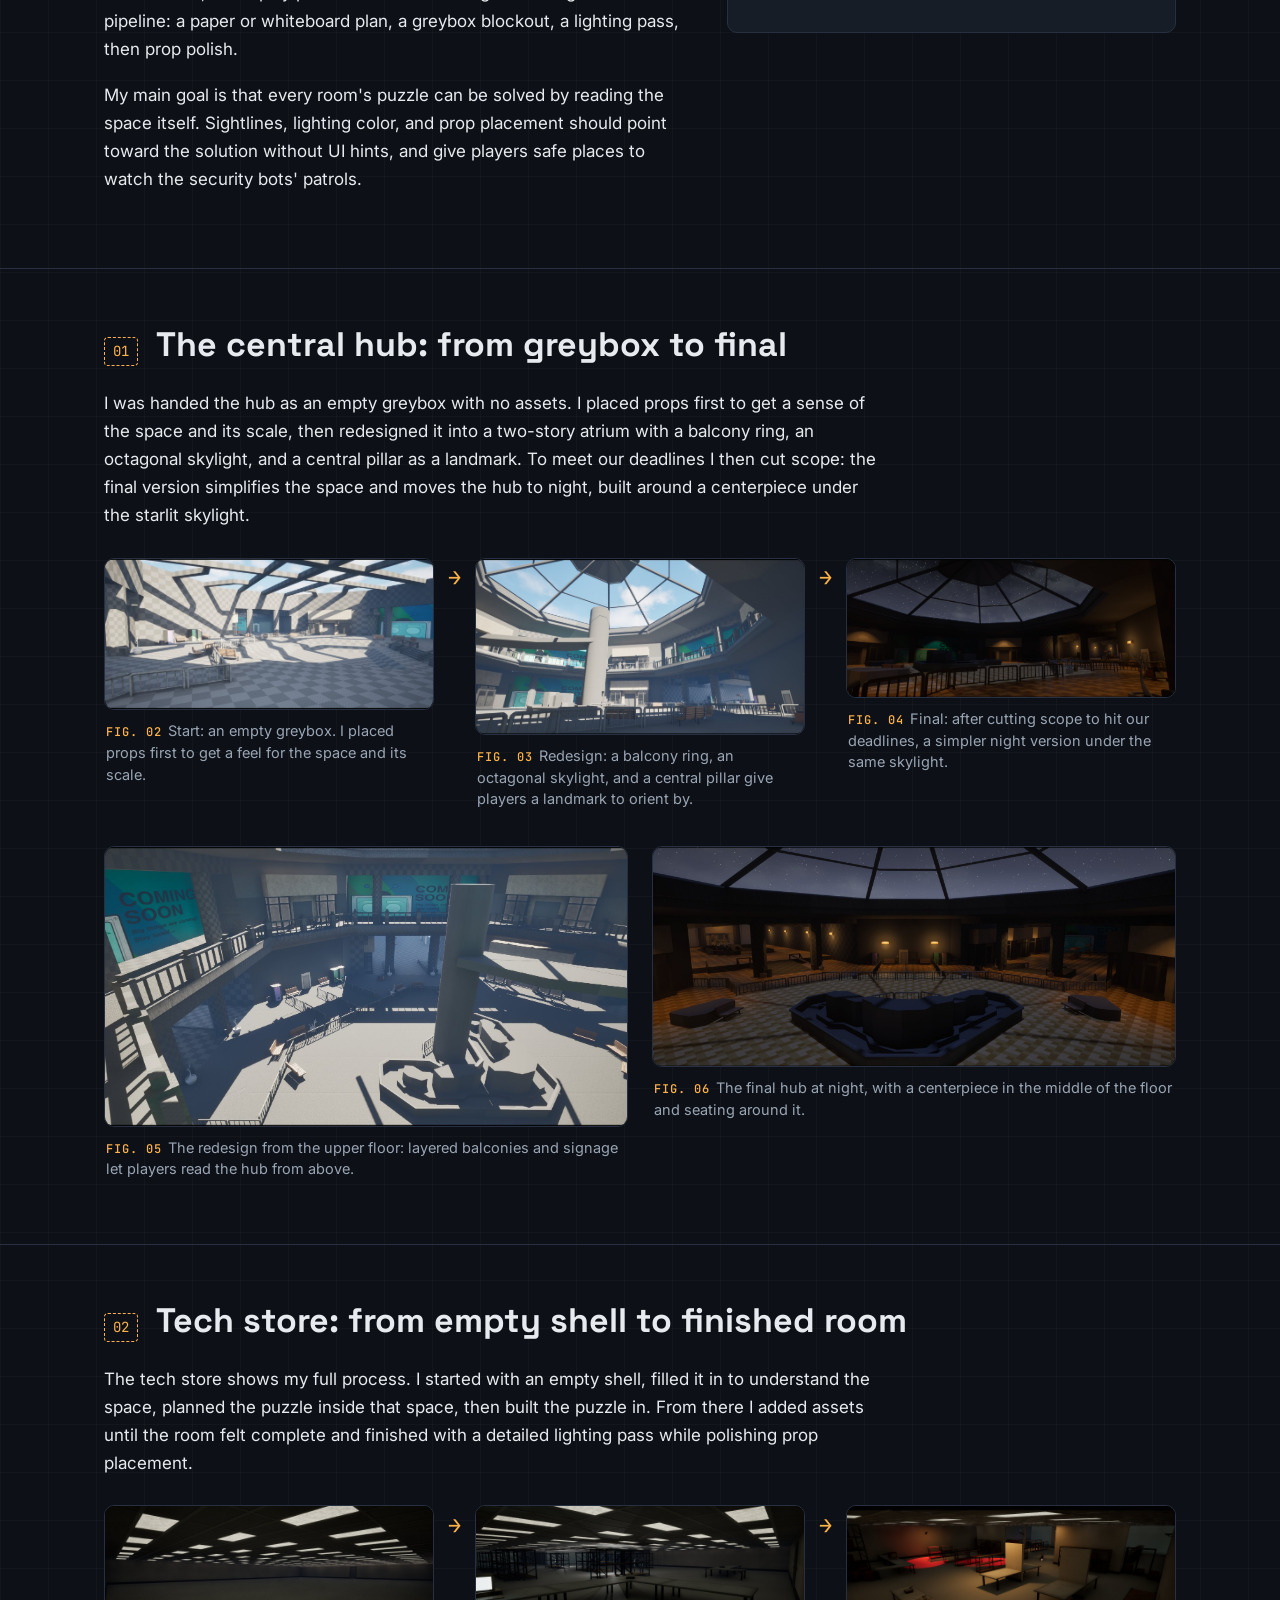
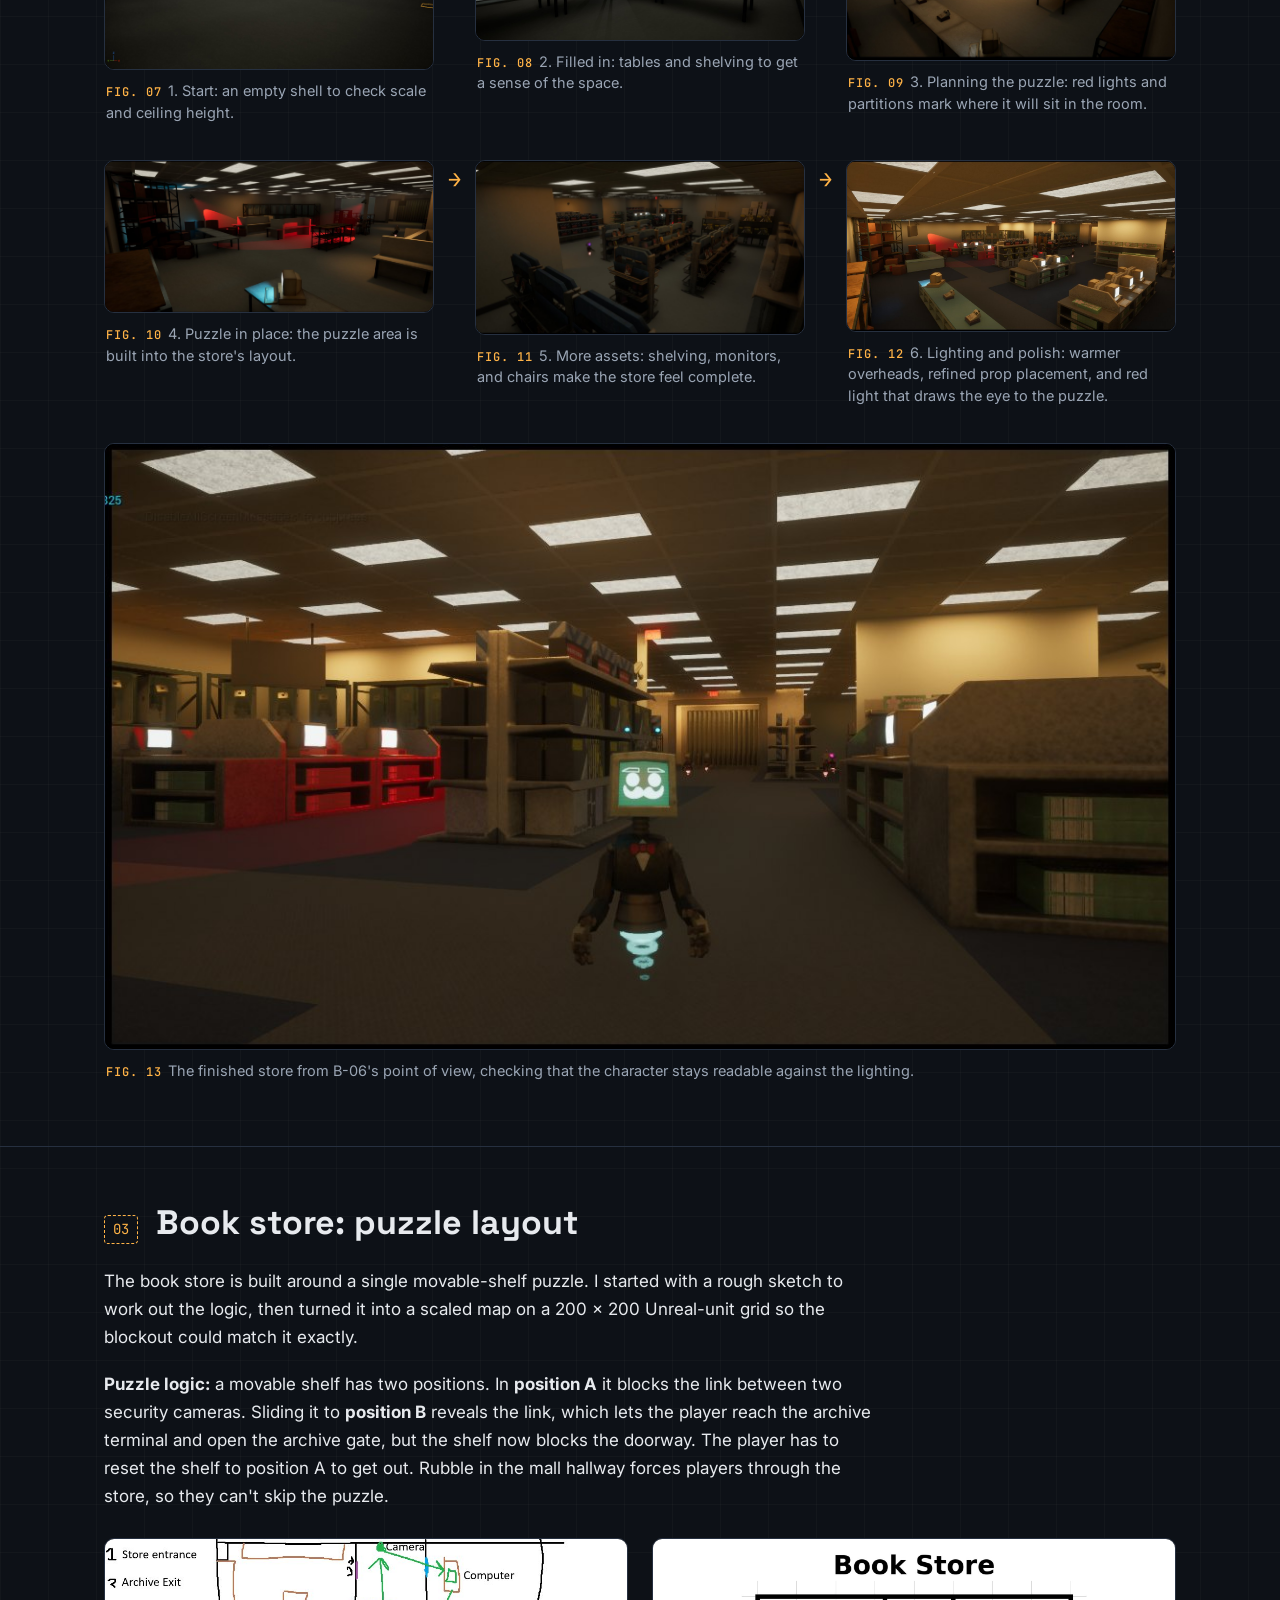
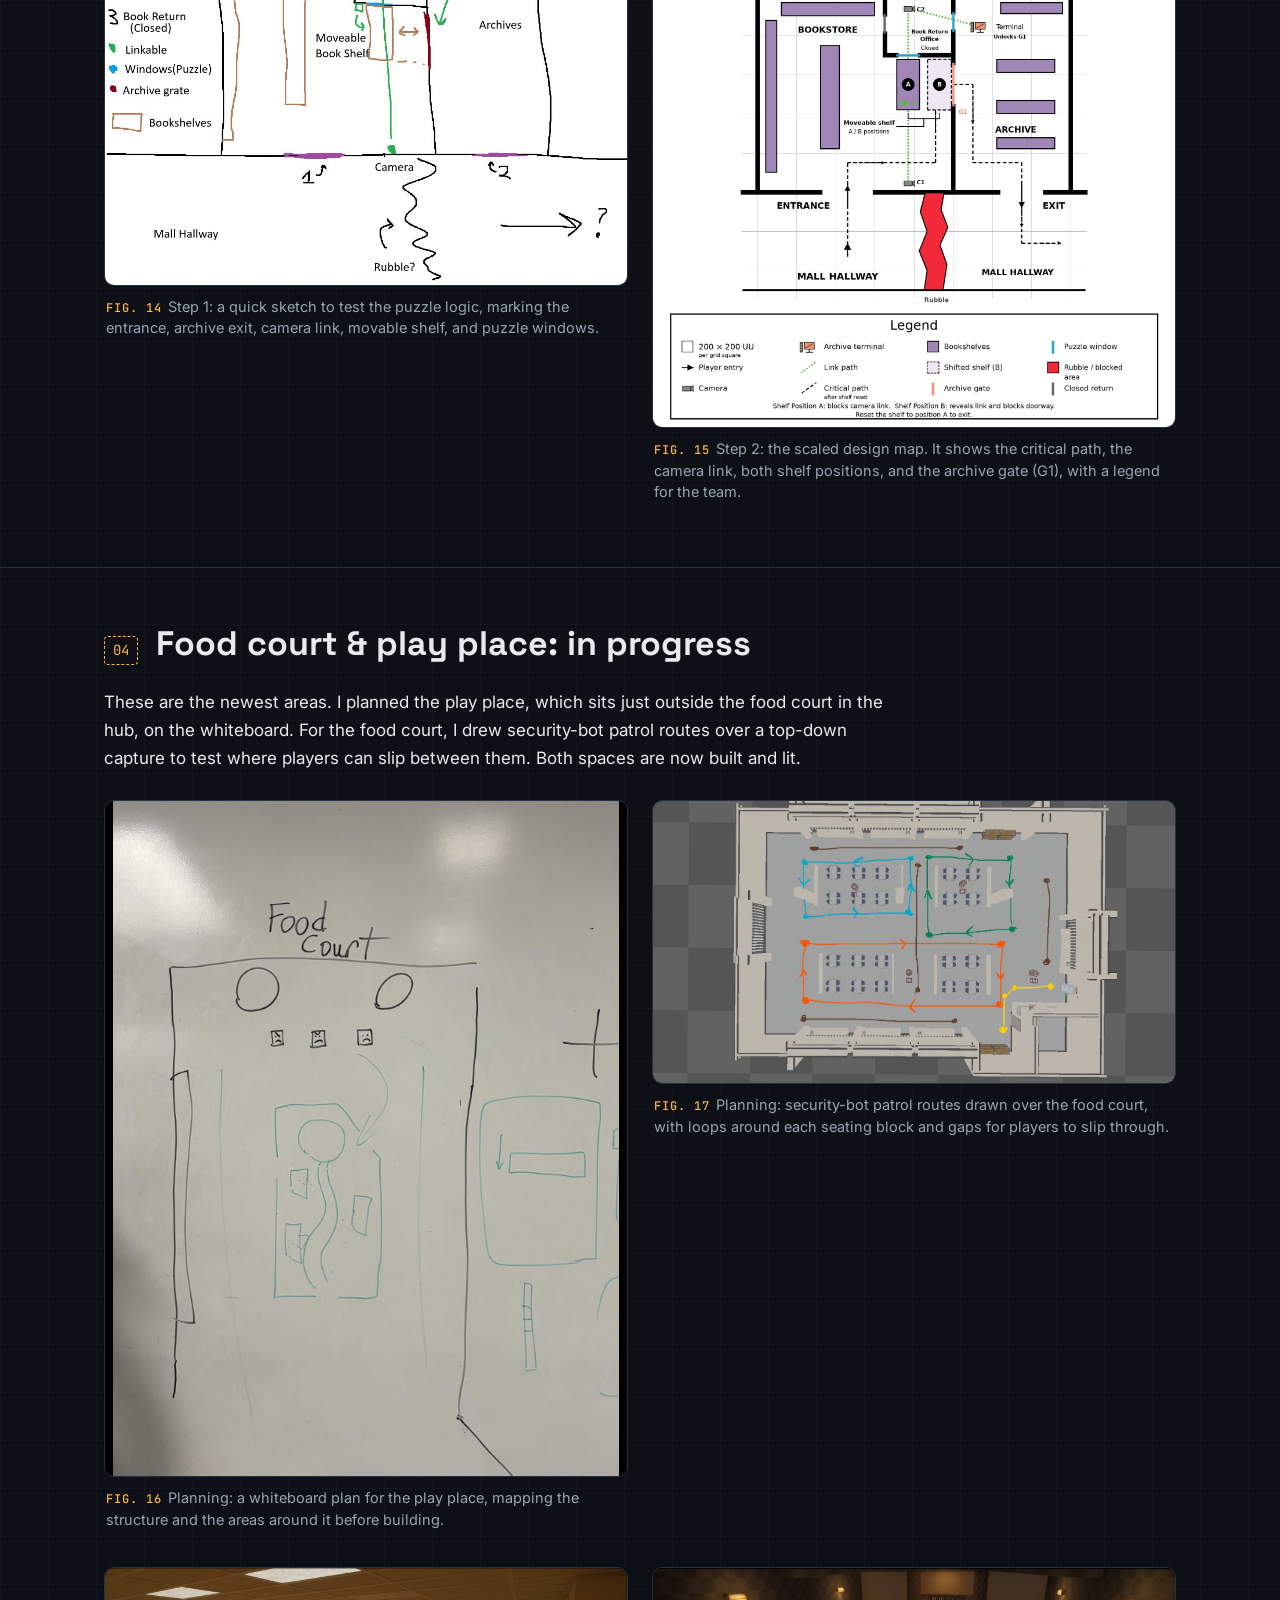
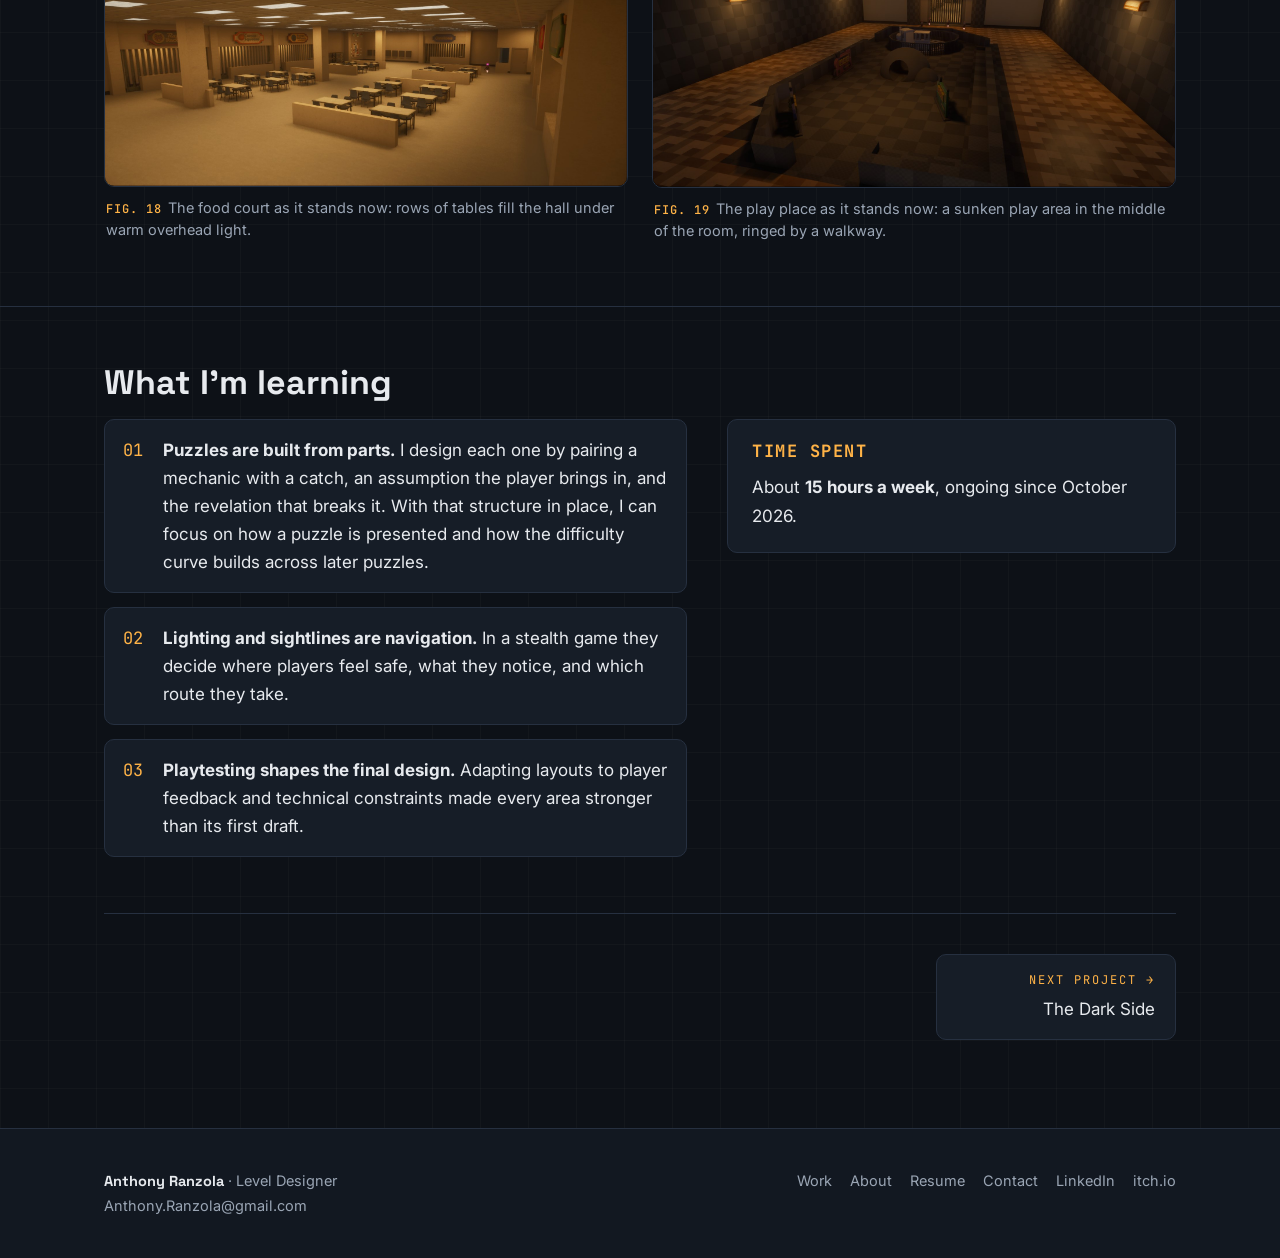
<file: ramemoia.html>
<!DOCTYPE html>
<html lang="en">
<head>
<meta charset="utf-8">
<meta name="viewport" content="width=device-width, initial-scale=1">
<title>RAMemoia | Anthony Ranzola | Level Designer</title>
<meta name="description" content="RAMemoia: a third-person stealth puzzle game. Capstone level and puzzle design in Unreal Engine by Anthony Ranzola.">
<link rel="icon" href="images/favicon.svg" type="image/svg+xml">
<link rel="preconnect" href="https://fonts.googleapis.com">
<link rel="preconnect" href="https://fonts.gstatic.com" crossorigin>
<link href="https://fonts.googleapis.com/css2?family=Inter:wght@400;500;600&family=JetBrains+Mono:wght@400;500&family=Space+Grotesk:wght@500;700&display=swap" rel="stylesheet">
<link rel="stylesheet" href="css/style.css">
</head>
<body>
<a class="skip" href="#main">Skip to content</a>
<header class="site-header">
  <div class="wrap">
    <a class="brand" href="index.html" aria-label="Anthony Ranzola, Level Designer: home">
      <span class="brand-mark" aria-hidden="true">AR</span>
      <span><span class="brand-name">Anthony Ranzola</span><br><span class="brand-role">Level Designer</span></span>
    </a>
    <nav class="nav" aria-label="Main"><a href="index.html" class="active" aria-current="page">Work</a><a href="about.html">About</a><a href="assets/Anthony_Ranzola_Resume.pdf" target="_blank" rel="noopener">Resume</a><a href="contact.html">Contact</a></nav>
  </div>
</header>
<main id="main">

<div class="wrap project-head">
  <div class="kicker"><span class="badge">Capstone · Work in progress</span><span class="label">Project 01 / 04</span></div>
  <h1>RAMemoia</h1>
  <p class="lede">Hack the cameras, outsmart the security bots, escape the mall. I design the levels and environmental puzzles for this third-person stealth game, where every store is a puzzle to solve.</p>
</div>
<div class="wrap">
  <figure class=""><div class="frame"><img src="images/ramemoia/hub-redesign1.jpg" alt="Redesigned two-story mall hub in RAMemoia with an octagonal skylight" loading="lazy"></div><figcaption><b>Fig. 01</b>The redesigned central hub, with an octagonal skylight and a central pillar to anchor the space. See how it changed below.</figcaption></figure>
  <dl class="spec"><div class=""><dt>Role</dt><dd>Level Designer</dd></div><div class=""><dt>Engine</dt><dd>Unreal Engine</dd></div><div class=""><dt>Team size</dt><dd>9 developers (team “Null”)</dd></div><div class=""><dt>Duration</dt><dd>Oct 2026 – Spring 2027 (two semesters, in progress)</dd></div><div class="wide"><dt>My contributions</dt><dd>Environmental puzzles across the game · level blockouts for layouts and player routes · lighting and post-processing · prop placement to support layout and storytelling</dd></div></dl>
</div>

<section class="block"><div class="wrap two-col">
  <div>
    <h2>Overview</h2>
    <p>Players control B-06, a newly built service robot exploring an abandoned mall while avoiding the security bots that still patrol it. With the camera-link mechanic, B-06 can see through security cameras to scout routes, then reach connected terminals to solve puzzles and open new paths.</p>
    <p>RAMemoia is my capstone project, running through Spring 2027. The mall is split into themed areas: a central hub, a book store, a tech store, a food court, and a play place. Each area I own goes through the same pipeline: a paper or whiteboard plan, a greybox blockout, a lighting pass, then prop polish.</p>
    <p>My main goal is that every room's puzzle can be solved by reading the space itself. Sightlines, lighting color, and prop placement should point toward the solution without UI hints, and give players safe places to watch the security bots' patrols.</p>
  </div>
  <div class="panel"><h3>Design goals</h3><ul class="clean">
    <li>Each puzzle's solution can be read from the environment</li>
    <li>Clear player routes in and out of every store</li>
    <li>Lighting color tells players what they can interact with</li>
    <li>Props tell the story of the mall before it was abandoned</li></ul></div>
</div></section>

<section class="block"><div class="wrap">
<div class="stage-head"><span class="stage-num">01</span><h2>The central hub: from greybox to final</h2></div>
<div class="stage-intro"><p>I was handed the hub as an empty greybox with no assets. I placed props first to get a sense of the space and its scale, then redesigned it into a two-story atrium with a balcony ring, an octagonal skylight, and a central pillar as a landmark. To meet our deadlines I then cut scope: the final version simplifies the space and moves the hub to night, built around a centerpiece under the starlit skylight.</p></div>
<div class="steps"><div class="step"><figure class=""><div class="frame"><img src="images/ramemoia/hub-start.jpg" alt="Hub greybox with first props placed" loading="lazy"></div><figcaption><b>Fig. 02</b>Start: an empty greybox. I placed props first to get a feel for the space and its scale.</figcaption></figure></div><span class="step-arrow" aria-hidden="true">→</span><div class="step"><figure class=""><div class="frame"><img src="images/ramemoia/hub-redesign1.jpg" alt="Redesigned two-story hub with an octagonal skylight" loading="lazy"></div><figcaption><b>Fig. 03</b>Redesign: a balcony ring, an octagonal skylight, and a central pillar give players a landmark to orient by.</figcaption></figure></div><span class="step-arrow" aria-hidden="true">→</span><div class="step"><figure class=""><div class="frame"><img src="images/ramemoia/hub-cut-scope1.jpg" alt="Final night-time hub under the octagonal skylight" loading="lazy"></div><figcaption><b>Fig. 04</b>Final: after cutting scope to hit our deadlines, a simpler night version under the same skylight.</figcaption></figure></div></div><div class="grid-2" style="margin-top:28px"><figure class=""><div class="frame"><img src="images/ramemoia/hub-redesign2.jpg" alt="Redesigned hub seen from the upper floor" loading="lazy"></div><figcaption><b>Fig. 05</b>The redesign from the upper floor: layered balconies and signage let players read the hub from above.</figcaption></figure><figure class=""><div class="frame"><img src="images/ramemoia/hub-cut-scope2.jpg" alt="Final hub at night with a centerpiece and seating" loading="lazy"></div><figcaption><b>Fig. 06</b>The final hub at night, with a centerpiece in the middle of the floor and seating around it.</figcaption></figure></div>
</div></section>

<section class="block"><div class="wrap">
<div class="stage-head"><span class="stage-num">02</span><h2>Tech store: from empty shell to finished room</h2></div>
<div class="stage-intro"><p>The tech store shows my full process. I started with an empty shell, filled it in to understand the space, planned the puzzle inside that space, then built the puzzle in. From there I added assets until the room felt complete and finished with a detailed lighting pass while polishing prop placement.</p></div>
<div class="steps"><div class="step"><figure class=""><div class="frame"><img src="images/ramemoia/tech-1-start.jpg" alt="Empty tech store shell with ceiling lights" loading="lazy"></div><figcaption><b>Fig. 07</b>1. Start: an empty shell to check scale and ceiling height.</figcaption></figure></div><span class="step-arrow" aria-hidden="true">→</span><div class="step"><figure class=""><div class="frame"><img src="images/ramemoia/tech-2-filled.jpg" alt="Tech store with tables and shelving placed" loading="lazy"></div><figcaption><b>Fig. 08</b>2. Filled in: tables and shelving to get a sense of the space.</figcaption></figure></div><span class="step-arrow" aria-hidden="true">→</span><div class="step"><figure class=""><div class="frame"><img src="images/ramemoia/tech-3-puzzle-plan.jpg" alt="Tech store with red lights marking the planned puzzle area" loading="lazy"></div><figcaption><b>Fig. 09</b>3. Planning the puzzle: red lights and partitions mark where it will sit in the room.</figcaption></figure></div></div><div style="margin-top:28px"></div><div class="steps"><div class="step"><figure class=""><div class="frame"><img src="images/ramemoia/tech-4-puzzle-built.jpg" alt="Tech store with the puzzle built into the layout" loading="lazy"></div><figcaption><b>Fig. 10</b>4. Puzzle in place: the puzzle area is built into the store's layout.</figcaption></figure></div><span class="step-arrow" aria-hidden="true">→</span><div class="step"><figure class=""><div class="frame"><img src="images/ramemoia/tech-5-assets.jpg" alt="Tech store filled with shelves, monitors, and chairs" loading="lazy"></div><figcaption><b>Fig. 11</b>5. More assets: shelving, monitors, and chairs make the store feel complete.</figcaption></figure></div><span class="step-arrow" aria-hidden="true">→</span><div class="step"><figure class=""><div class="frame"><img src="images/ramemoia/tech-6-lighting.jpg" alt="Tech store after a detailed lighting pass" loading="lazy"></div><figcaption><b>Fig. 12</b>6. Lighting and polish: warmer overheads, refined prop placement, and red light that draws the eye to the puzzle.</figcaption></figure></div></div><div style="margin-top:28px"><figure class=""><div class="frame"><img src="images/ramemoia/tech-7-final.jpg" alt="B-06 standing in the finished tech store" loading="lazy"></div><figcaption><b>Fig. 13</b>The finished store from B-06's point of view, checking that the character stays readable against the lighting.</figcaption></figure></div>
</div></section>

<section class="block"><div class="wrap">
<div class="stage-head"><span class="stage-num">03</span><h2>Book store: puzzle layout</h2></div>
<div class="stage-intro"><p>The book store is built around a single movable-shelf puzzle. I started with a rough sketch to work out the logic, then turned it into a scaled map on a 200 × 200 Unreal-unit grid so the blockout could match it exactly.</p><p><b>Puzzle logic:</b> a movable shelf has two positions. In <b>position A</b> it blocks the link between two security cameras. Sliding it to <b>position B</b> reveals the link, which lets the player reach the archive terminal and open the archive gate, but the shelf now blocks the doorway. The player has to reset the shelf to position A to get out. Rubble in the mall hallway forces players through the store, so they can't skip the puzzle.</p></div>
<div class="grid-2"><figure class=""><div class="frame"><img src="images/ramemoia/book-store-sketch.jpg" alt="Hand-drawn book store puzzle sketch" loading="lazy"></div><figcaption><b>Fig. 14</b>Step 1: a quick sketch to test the puzzle logic, marking the entrance, archive exit, camera link, movable shelf, and puzzle windows.</figcaption></figure><figure class=""><div class="frame"><img src="images/ramemoia/book-store-map.jpg" alt="Scaled top-down map of the book store puzzle with a legend" loading="lazy"></div><figcaption><b>Fig. 15</b>Step 2: the scaled design map. It shows the critical path, the camera link, both shelf positions, and the archive gate (G1), with a legend for the team.</figcaption></figure></div>
</div></section>

<section class="block"><div class="wrap">
<div class="stage-head"><span class="stage-num">04</span><h2>Food court &amp; play place: in progress</h2></div>
<div class="stage-intro"><p>These are the newest areas. I planned the play place, which sits just outside the food court in the hub, on the whiteboard. For the food court, I drew security-bot patrol routes over a top-down capture to test where players can slip between them. Both spaces are now built and lit.</p></div>
<div class="grid-2"><figure class=""><div class="frame"><img src="images/ramemoia/play-place-planning1.jpg" alt="Whiteboard plan for the play place" loading="lazy"></div><figcaption><b>Fig. 16</b>Planning: a whiteboard plan for the play place, mapping the structure and the areas around it before building.</figcaption></figure><figure class=""><div class="frame"><img src="images/ramemoia/food-court-planning1.jpg" alt="Top-down food court with colored patrol routes" loading="lazy"></div><figcaption><b>Fig. 17</b>Planning: security-bot patrol routes drawn over the food court, with loops around each seating block and gaps for players to slip through.</figcaption></figure><figure class=""><div class="frame"><img src="images/ramemoia/food-court-now.jpg" alt="Lit food court with rows of tables" loading="lazy"></div><figcaption><b>Fig. 18</b>The food court as it stands now: rows of tables fill the hall under warm overhead light.</figcaption></figure><figure class=""><div class="frame"><img src="images/ramemoia/play-place-now.jpg" alt="Play place room with a sunken play area" loading="lazy"></div><figcaption><b>Fig. 19</b>The play place as it stands now: a sunken play area in the middle of the room, ringed by a walkway.</figcaption></figure></div>
</div></section>

<section class="block"><div class="wrap"><h2>What I'm learning</h2><div class="two-col learn">
  <div>
    <ol class="takeaways">
      <li><b>Puzzles are built from parts.</b> I design each one by pairing a mechanic with a catch, an assumption the player brings in, and the revelation that breaks it. With that structure in place, I can focus on how a puzzle is presented and how the difficulty curve builds across later puzzles.</li>
      <li><b>Lighting and sightlines are navigation.</b> In a stealth game they decide where players feel safe, what they notice, and which route they take.</li>
      <li><b>Playtesting shapes the final design.</b> Adapting layouts to player feedback and technical constraints made every area stronger than its first draft.</li>
    </ol>
  </div>
  <div class="panel"><h3>Time spent</h3>
    <p>About <b>15 hours a week</b>, ongoing since October 2026.</p>
  </div>
</div></div></section>
<div class="wrap"><nav class="pager" aria-label="Projects"><a class="next" href="the-dark-side.html"><span class="label">Next project →</span>The Dark Side</a></nav></div>

</main>
<footer class="site-footer">
  <div class="wrap">
    <div><strong>Anthony Ranzola</strong> · Level Designer<br><a href="mailto:Anthony.Ranzola@gmail.com">Anthony.Ranzola@gmail.com</a></div>
    <nav aria-label="Footer"><a href="index.html">Work</a><a href="about.html">About</a><a href="assets/Anthony_Ranzola_Resume.pdf" target="_blank" rel="noopener">Resume</a><a href="contact.html">Contact</a><a href="https://www.linkedin.com/in/anthony-ranzola/" target="_blank" rel="noopener">LinkedIn</a><a href="https://anthonyranzola.itch.io" target="_blank" rel="noopener">itch.io</a></nav>
  </div>
</footer>
<script src="js/site.js"></script>
</body>
</html>
</file>
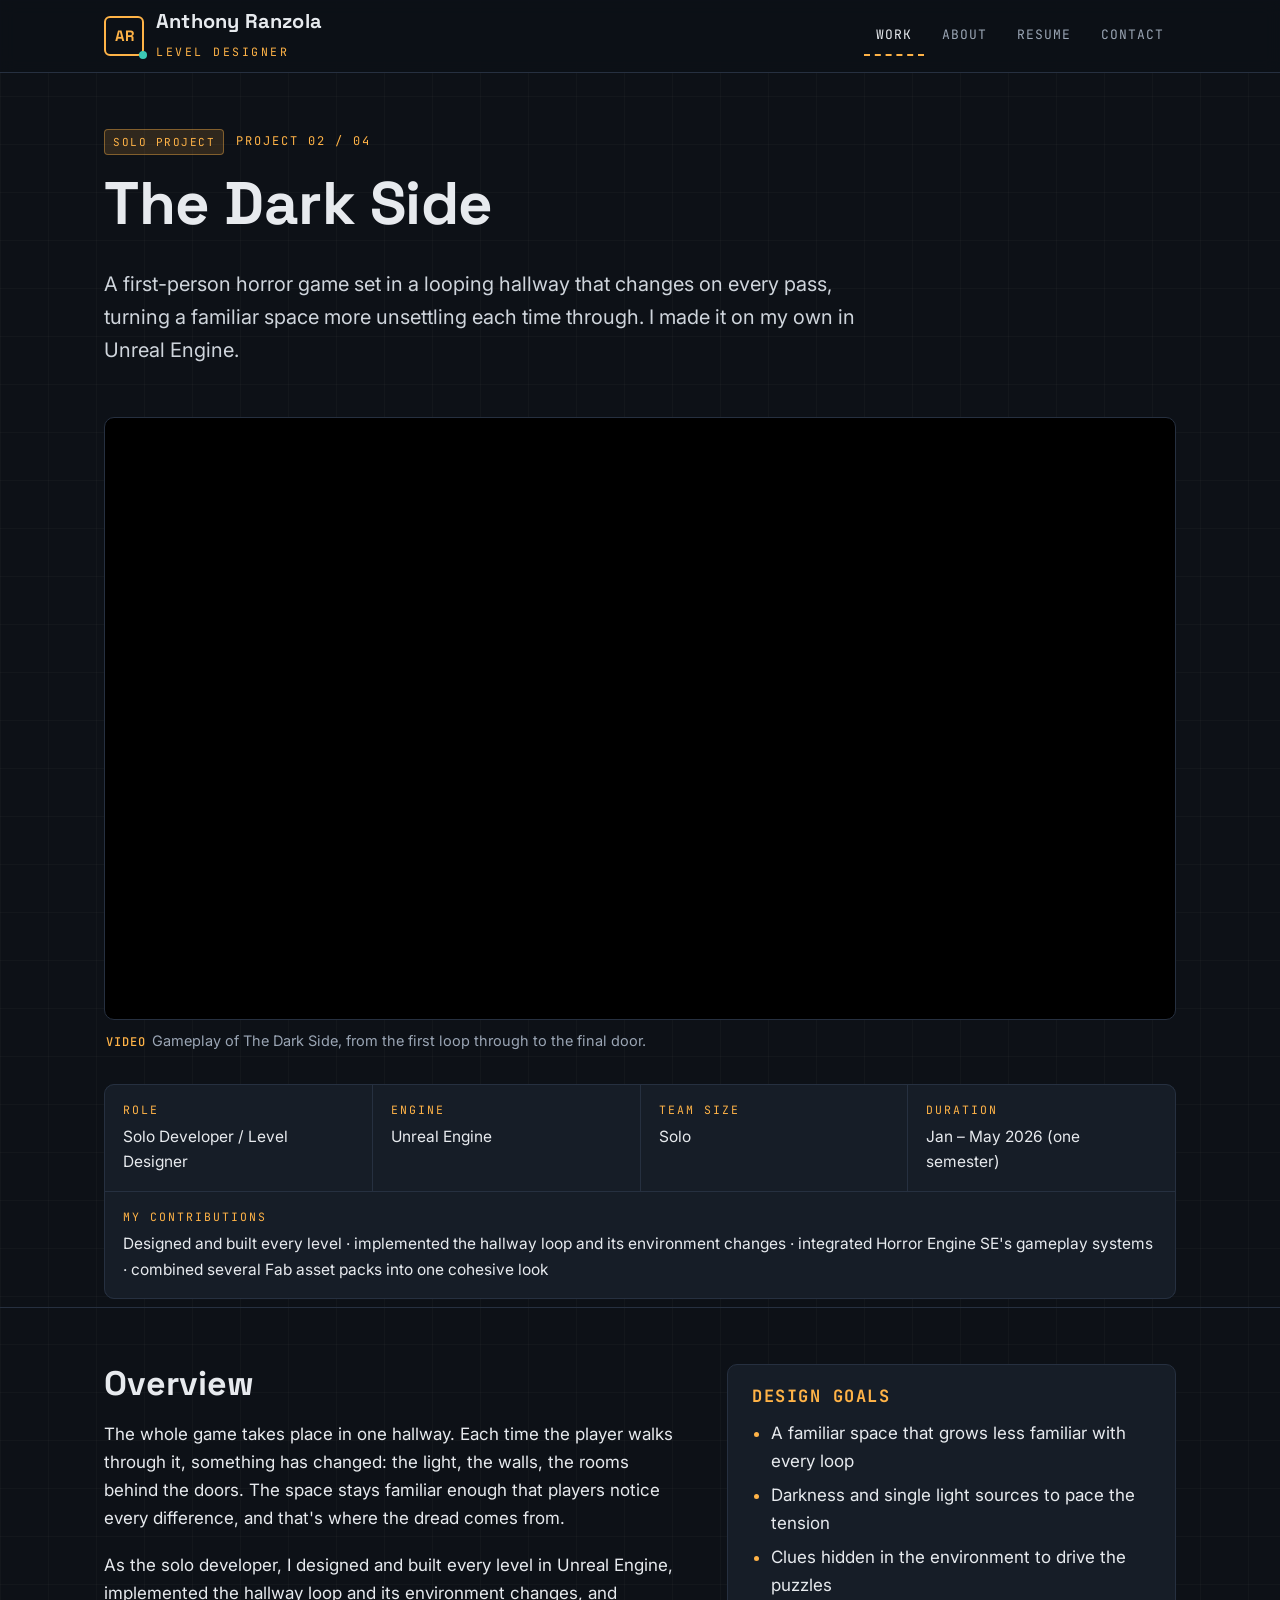
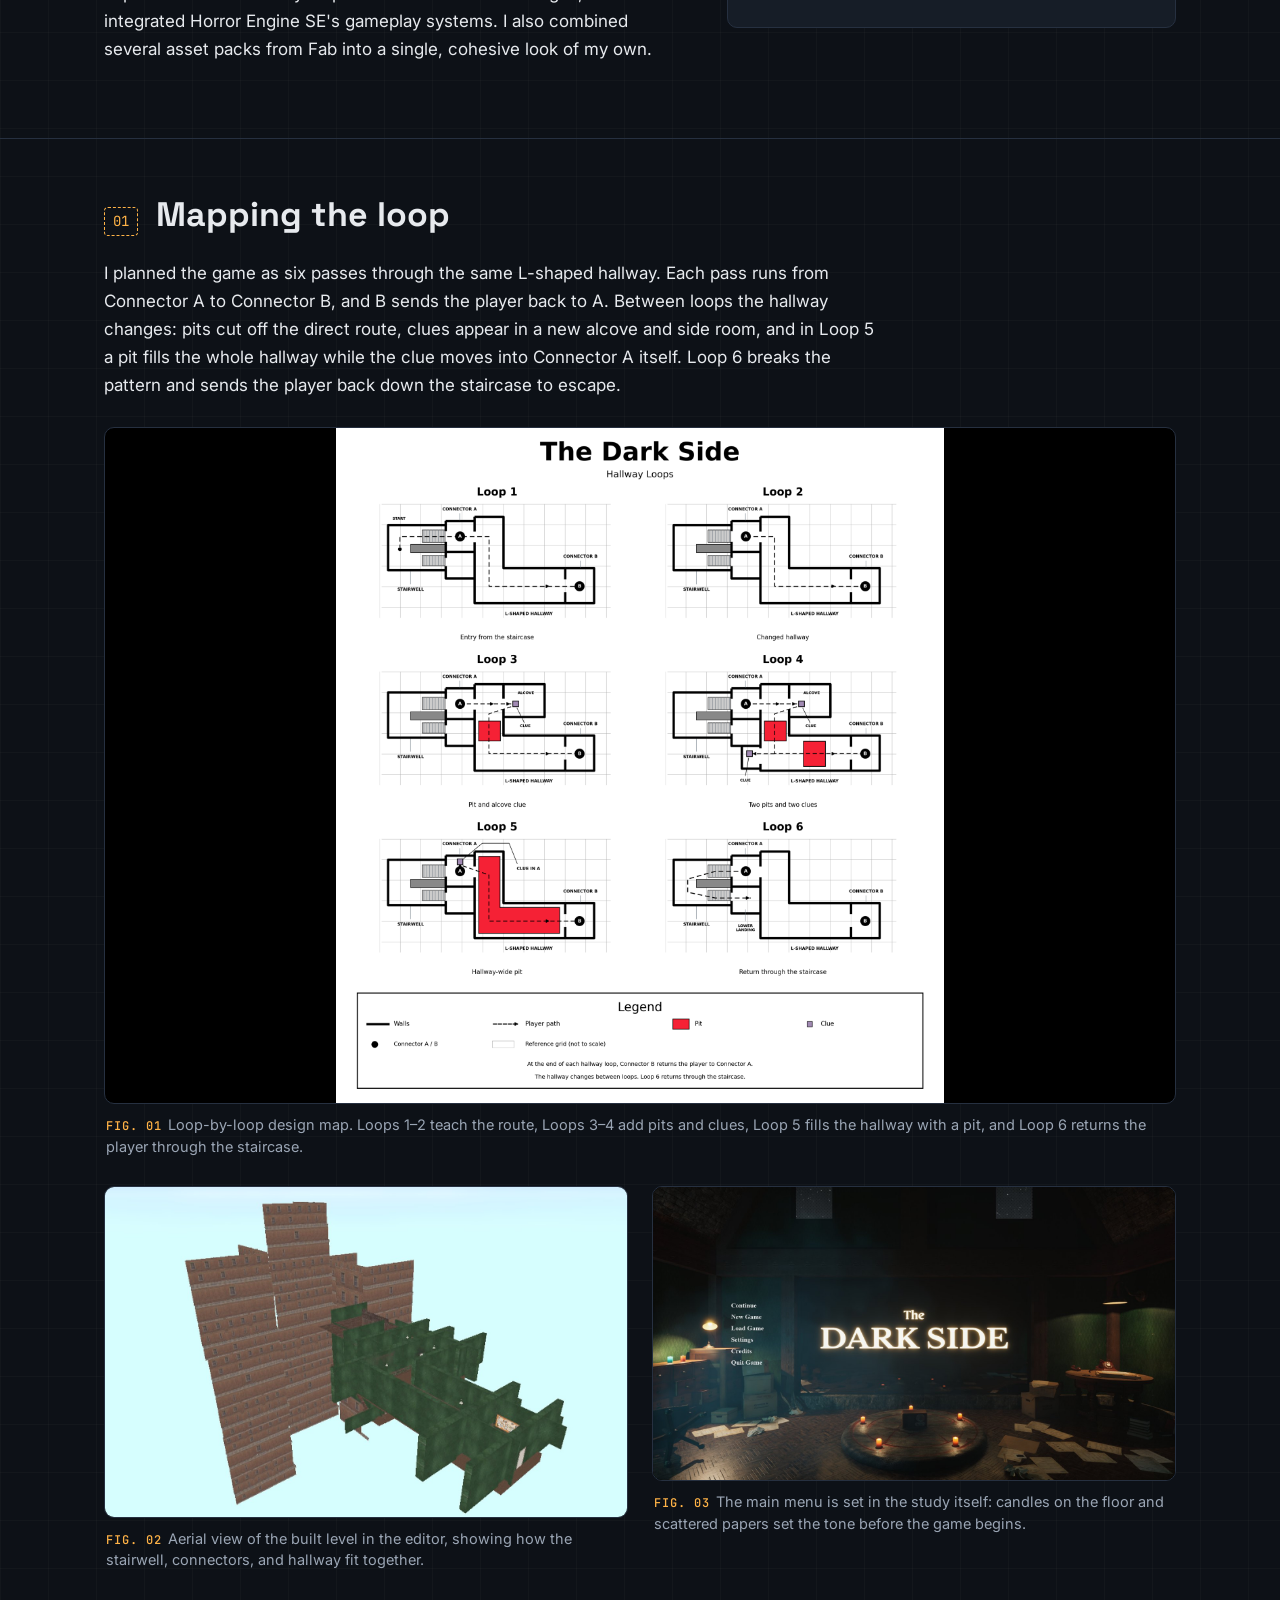
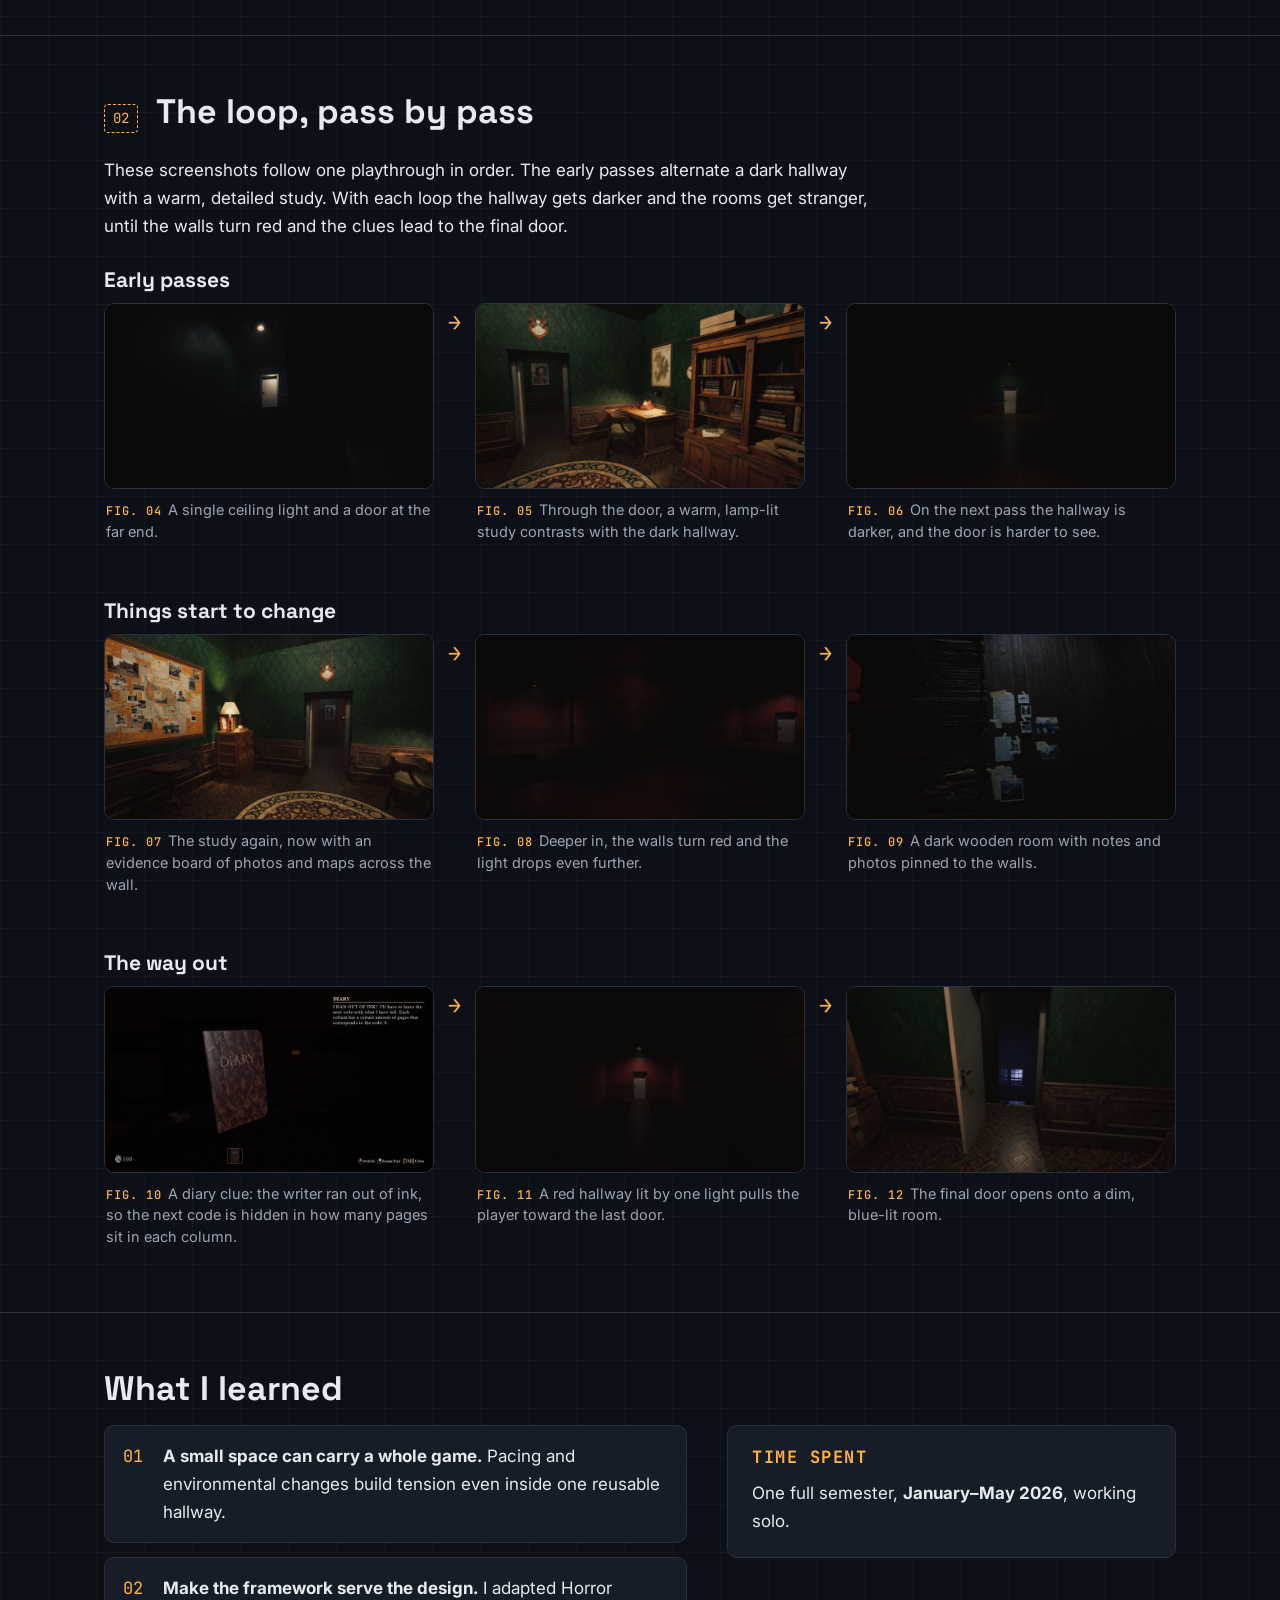
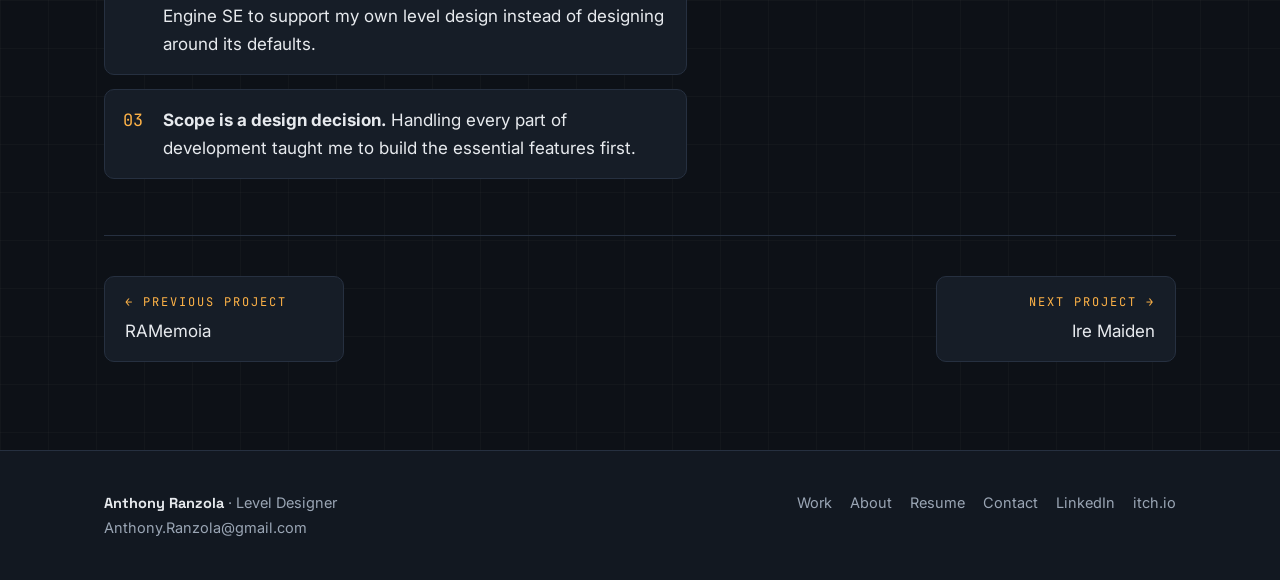
<file: the-dark-side.html>
<!DOCTYPE html>
<html lang="en">
<head>
<meta charset="utf-8">
<meta name="viewport" content="width=device-width, initial-scale=1">
<title>The Dark Side | Anthony Ranzola | Level Designer</title>
<meta name="description" content="The Dark Side: a solo first-person horror game in Unreal Engine with a looping, changing hallway, by Anthony Ranzola.">
<link rel="icon" href="images/favicon.svg" type="image/svg+xml">
<link rel="preconnect" href="https://fonts.googleapis.com">
<link rel="preconnect" href="https://fonts.gstatic.com" crossorigin>
<link href="https://fonts.googleapis.com/css2?family=Inter:wght@400;500;600&family=JetBrains+Mono:wght@400;500&family=Space+Grotesk:wght@500;700&display=swap" rel="stylesheet">
<link rel="stylesheet" href="css/style.css">
</head>
<body>
<a class="skip" href="#main">Skip to content</a>
<header class="site-header">
  <div class="wrap">
    <a class="brand" href="index.html" aria-label="Anthony Ranzola, Level Designer: home">
      <span class="brand-mark" aria-hidden="true">AR</span>
      <span><span class="brand-name">Anthony Ranzola</span><br><span class="brand-role">Level Designer</span></span>
    </a>
    <nav class="nav" aria-label="Main"><a href="index.html" class="active" aria-current="page">Work</a><a href="about.html">About</a><a href="assets/Anthony_Ranzola_Resume.pdf" target="_blank" rel="noopener">Resume</a><a href="contact.html">Contact</a></nav>
  </div>
</header>
<main id="main">

<div class="wrap project-head">
  <div class="kicker"><span class="badge">Solo project</span><span class="label">Project 02 / 04</span></div>
  <h1>The Dark Side</h1>
  <p class="lede">A first-person horror game set in a looping hallway that changes on every pass, turning a familiar space more unsettling each time through. I made it on my own in Unreal Engine.</p>
</div>
<div class="wrap">
  <figure><div class="video"><iframe src="https://www.youtube-nocookie.com/embed/tnlzpSjM7gY" title="The Dark Side gameplay video" allow="accelerometer; encrypted-media; gyroscope; picture-in-picture" allowfullscreen loading="lazy"></iframe></div>
  <figcaption><b>Video</b>Gameplay of The Dark Side, from the first loop through to the final door.</figcaption></figure>
  <dl class="spec"><div class=""><dt>Role</dt><dd>Solo Developer / Level Designer</dd></div><div class=""><dt>Engine</dt><dd>Unreal Engine</dd></div><div class=""><dt>Team size</dt><dd>Solo</dd></div><div class=""><dt>Duration</dt><dd>Jan – May 2026 (one semester)</dd></div><div class="wide"><dt>My contributions</dt><dd>Designed and built every level · implemented the hallway loop and its environment changes · integrated Horror Engine SE's gameplay systems · combined several Fab asset packs into one cohesive look</dd></div></dl>
</div>

<section class="block"><div class="wrap two-col">
  <div><h2>Overview</h2>
    <p>The whole game takes place in one hallway. Each time the player walks through it, something has changed: the light, the walls, the rooms behind the doors. The space stays familiar enough that players notice every difference, and that's where the dread comes from.</p>
    <p>As the solo developer, I designed and built every level in Unreal Engine, implemented the hallway loop and its environment changes, and integrated Horror Engine SE's gameplay systems. I also combined several asset packs from Fab into a single, cohesive look of my own.</p>
  </div>
  <div class="panel"><h3>Design goals</h3><ul class="clean">
    <li>A familiar space that grows less familiar with every loop</li>
    <li>Darkness and single light sources to pace the tension</li>
    <li>Clues hidden in the environment to drive the puzzles</li></ul></div>
</div></section>

<section class="block"><div class="wrap">
<div class="stage-head"><span class="stage-num">01</span><h2>Mapping the loop</h2></div>
<div class="stage-intro"><p>I planned the game as six passes through the same L-shaped hallway. Each pass runs from Connector A to Connector B, and B sends the player back to A. Between loops the hallway changes: pits cut off the direct route, clues appear in a new alcove and side room, and in Loop 5 a pit fills the whole hallway while the clue moves into Connector A itself. Loop 6 breaks the pattern and sends the player back down the staircase to escape.</p></div>
<figure class=""><div class="frame"><img src="images/the-dark-side/hallway-loops-map.png" alt="Six top-down maps of the hallway, one per loop, with player path, pits, clues, and connectors marked" loading="lazy"></div><figcaption><b>Fig. 01</b>Loop-by-loop design map. Loops 1–2 teach the route, Loops 3–4 add pits and clues, Loop 5 fills the hallway with a pit, and Loop 6 returns the player through the staircase.</figcaption></figure><div class="grid-2" style="margin-top:28px"><figure class=""><div class="frame"><img src="images/the-dark-side/level-aerial-view.jpg" alt="Aerial view of the level layout in the Unreal editor" loading="lazy"></div><figcaption><b>Fig. 02</b>Aerial view of the built level in the editor, showing how the stairwell, connectors, and hallway fit together.</figcaption></figure><figure class=""><div class="frame"><img src="images/the-dark-side/main-menu.jpg" alt="The Dark Side main menu set in a candlelit study" loading="lazy"></div><figcaption><b>Fig. 03</b>The main menu is set in the study itself: candles on the floor and scattered papers set the tone before the game begins.</figcaption></figure></div>
</div></section>

<section class="block"><div class="wrap">
<div class="stage-head"><span class="stage-num">02</span><h2>The loop, pass by pass</h2></div>
<div class="stage-intro"><p>These screenshots follow one playthrough in order. The early passes alternate a dark hallway with a warm, detailed study. With each loop the hallway gets darker and the rooms get stranger, until the walls turn red and the clues lead to the final door.</p></div>
<h3>Early passes</h3><div class="steps"><div class="step"><figure class=""><div class="frame"><img src="images/the-dark-side/gameplay1.jpg" alt="Dark hallway with one ceiling light and a door" loading="lazy"></div><figcaption><b>Fig. 04</b>A single ceiling light and a door at the far end.</figcaption></figure></div><span class="step-arrow" aria-hidden="true">→</span><div class="step"><figure class=""><div class="frame"><img src="images/the-dark-side/gameplay2.jpg" alt="Lamp-lit study with bookshelves and a desk" loading="lazy"></div><figcaption><b>Fig. 05</b>Through the door, a warm, lamp-lit study contrasts with the dark hallway.</figcaption></figure></div><span class="step-arrow" aria-hidden="true">→</span><div class="step"><figure class=""><div class="frame"><img src="images/the-dark-side/gameplay3.jpg" alt="Darker hallway with a distant door" loading="lazy"></div><figcaption><b>Fig. 06</b>On the next pass the hallway is darker, and the door is harder to see.</figcaption></figure></div></div><h3 style="margin-top:48px">Things start to change</h3><div class="steps"><div class="step"><figure class=""><div class="frame"><img src="images/the-dark-side/gameplay4.jpg" alt="The study with an evidence board of photos and maps" loading="lazy"></div><figcaption><b>Fig. 07</b>The study again, now with an evidence board of photos and maps across the wall.</figcaption></figure></div><span class="step-arrow" aria-hidden="true">→</span><div class="step"><figure class=""><div class="frame"><img src="images/the-dark-side/gameplay5.jpg" alt="Hallway with red walls in near darkness" loading="lazy"></div><figcaption><b>Fig. 08</b>Deeper in, the walls turn red and the light drops even further.</figcaption></figure></div><span class="step-arrow" aria-hidden="true">→</span><div class="step"><figure class=""><div class="frame"><img src="images/the-dark-side/gameplay6.jpg" alt="Dark wooden room with notes pinned to the walls" loading="lazy"></div><figcaption><b>Fig. 09</b>A dark wooden room with notes and photos pinned to the walls.</figcaption></figure></div></div><h3 style="margin-top:48px">The way out</h3><div class="steps"><div class="step"><figure class=""><div class="frame"><img src="images/the-dark-side/gameplay7.jpg" alt="Diary clue shown in the inspect view" loading="lazy"></div><figcaption><b>Fig. 10</b>A diary clue: the writer ran out of ink, so the next code is hidden in how many pages sit in each column.</figcaption></figure></div><span class="step-arrow" aria-hidden="true">→</span><div class="step"><figure class=""><div class="frame"><img src="images/the-dark-side/gameplay8.jpg" alt="Red hallway lit by a single light" loading="lazy"></div><figcaption><b>Fig. 11</b>A red hallway lit by one light pulls the player toward the last door.</figcaption></figure></div><span class="step-arrow" aria-hidden="true">→</span><div class="step"><figure class=""><div class="frame"><img src="images/the-dark-side/gameplay9.jpg" alt="Open door revealing a dim blue room" loading="lazy"></div><figcaption><b>Fig. 12</b>The final door opens onto a dim, blue-lit room.</figcaption></figure></div></div>
</div></section>

<section class="block"><div class="wrap"><h2>What I learned</h2><div class="two-col learn">
  <div>
    <ol class="takeaways">
      <li><b>A small space can carry a whole game.</b> Pacing and environmental changes build tension even inside one reusable hallway.</li>
      <li><b>Make the framework serve the design.</b> I adapted Horror Engine SE to support my own level design instead of designing around its defaults.</li>
      <li><b>Scope is a design decision.</b> Handling every part of development taught me to build the essential features first.</li>
    </ol>
  </div>
  <div class="panel"><h3>Time spent</h3>
    <p>One full semester, <b>January–May 2026</b>, working solo.</p>
  </div>
</div></div></section>
<div class="wrap"><nav class="pager" aria-label="Projects"><a href="ramemoia.html"><span class="label">← Previous project</span>RAMemoia</a><a class="next" href="ire-maiden.html"><span class="label">Next project →</span>Ire Maiden</a></nav></div>

</main>
<footer class="site-footer">
  <div class="wrap">
    <div><strong>Anthony Ranzola</strong> · Level Designer<br><a href="mailto:Anthony.Ranzola@gmail.com">Anthony.Ranzola@gmail.com</a></div>
    <nav aria-label="Footer"><a href="index.html">Work</a><a href="about.html">About</a><a href="assets/Anthony_Ranzola_Resume.pdf" target="_blank" rel="noopener">Resume</a><a href="contact.html">Contact</a><a href="https://www.linkedin.com/in/anthony-ranzola/" target="_blank" rel="noopener">LinkedIn</a><a href="https://anthonyranzola.itch.io" target="_blank" rel="noopener">itch.io</a></nav>
  </div>
</footer>
<script src="js/site.js"></script>
</body>
</html>
</file>
<file: css/style.css>
/* ============================================================
   Anthony Ranzola — Level Designer
   Visual language: blockout grid + "critical path" dashed lines
   ============================================================ */
:root {
  --bg: #0d1117;
  --bg-2: #121821;
  --panel: #161d27;
  --line: #263040;
  --text: #e7eaee;
  --muted: #9aa5b4;
  --path: #ffb347;      /* critical-path amber */
  --link: #3cc9b5;      /* link-path teal */
  --radius: 10px;
  --max: 1120px;
  --font-head: "Space Grotesk", "Segoe UI", system-ui, sans-serif;
  --font-body: "Inter", "Segoe UI", system-ui, sans-serif;
  --font-mono: "JetBrains Mono", Consolas, "Courier New", monospace;
}

* { box-sizing: border-box; }
html { scroll-behavior: smooth; }
body {
  margin: 0;
  background-color: var(--bg);
  background-image:
    linear-gradient(rgba(255,255,255,.025) 1px, transparent 1px),
    linear-gradient(90deg, rgba(255,255,255,.025) 1px, transparent 1px);
  background-size: 48px 48px;
  color: var(--text);
  font-family: var(--font-body);
  font-size: 17px;
  line-height: 1.65;
  -webkit-font-smoothing: antialiased;
}
img { max-width: 100%; display: block; }
a { color: var(--link); text-decoration: none; }
a:hover { text-decoration: underline; }
.wrap { max-width: var(--max); margin: 0 auto; padding: 0 24px; }
.narrow { max-width: 760px; }
.skip { position: absolute; left: -999px; }
.skip:focus { left: 12px; top: 12px; background: var(--path); color: #000; padding: 6px 10px; z-index: 99; }

/* ---------- Header ---------- */
.site-header {
  position: sticky; top: 0; z-index: 50;
  background: rgba(13,17,23,.92);
  backdrop-filter: blur(8px);
  border-bottom: 1px solid var(--line);
}
.site-header .wrap { display: flex; align-items: center; justify-content: space-between; min-height: 72px; gap: 16px; }
.brand { display: flex; align-items: center; gap: 12px; color: var(--text); }
.brand:hover { text-decoration: none; }
.brand-mark {
  width: 40px; height: 40px; flex: none;
  border: 2px solid var(--path); border-radius: 6px;
  display: grid; place-items: center;
  font-family: var(--font-head); font-weight: 700; font-size: 15px; color: var(--path);
  position: relative;
}
.brand-mark::after { /* waypoint dot */
  content: ""; position: absolute; right: -5px; bottom: -5px;
  width: 8px; height: 8px; border-radius: 50%; background: var(--link);
}
.brand-name { font-family: var(--font-head); font-weight: 700; font-size: 20px; line-height: 1.1; letter-spacing: .2px; }
.brand-role { font-family: var(--font-mono); font-size: 11.5px; letter-spacing: 2.5px; color: var(--path); text-transform: uppercase; }
.nav { display: flex; gap: 6px; flex-wrap: wrap; }
.nav a {
  font-family: var(--font-mono); font-size: 13px; letter-spacing: 1px; text-transform: uppercase;
  color: var(--muted); padding: 8px 12px; border-bottom: 2px solid transparent;
}
.nav a:hover { color: var(--text); text-decoration: none; }
.nav a.active { color: var(--text); border-bottom: 2px dashed var(--path); }

/* ---------- Type ---------- */
h1, h2, h3 { font-family: var(--font-head); line-height: 1.15; margin: 0 0 .5em; }
h1 { font-size: clamp(36px, 5.5vw, 60px); letter-spacing: -.5px; }
h2 { font-size: clamp(26px, 3.2vw, 34px); }
h3 { font-size: 21px; }
p { margin: 0 0 1.1em; }
.lede { font-size: 20px; color: #cfd5dc; }
.muted { color: var(--muted); }
.label {
  font-family: var(--font-mono); font-size: 12px; letter-spacing: 2px; text-transform: uppercase; color: var(--path);
}
ul.clean { padding-left: 1.1em; margin: 0 0 1.1em; }
ul.clean li { margin-bottom: .35em; }
ul.clean li::marker { color: var(--path); }

/* ---------- Buttons / chips ---------- */
.btn {
  display: inline-flex; align-items: center; gap: 8px;
  font-family: var(--font-mono); font-size: 13px; letter-spacing: 1px; text-transform: uppercase;
  padding: 12px 18px; border-radius: 6px; border: 1px solid var(--line); color: var(--text); background: var(--panel);
}
.btn:hover { text-decoration: none; border-color: var(--path); }
.btn.primary { background: var(--path); color: #111; border-color: var(--path); font-weight: 600; }
.btn.primary:hover { filter: brightness(1.08); }
.chips { display: flex; flex-wrap: wrap; gap: 8px; padding: 0; margin: 0; list-style: none; }
.chips li { font-family: var(--font-mono); font-size: 12.5px; padding: 5px 10px; border: 1px solid var(--line); border-radius: 999px; color: #cfd5dc; background: var(--bg-2); }
.badge {
  display: inline-block; align-self: flex-start; font-family: var(--font-mono); font-size: 11px; letter-spacing: 1.5px; text-transform: uppercase;
  padding: 3px 8px; border-radius: 4px; background: rgba(255,179,71,.14); color: var(--path); border: 1px solid rgba(255,179,71,.4);
}

/* ---------- Home hero ---------- */
.hero { padding: 88px 0 56px; position: relative; }
.hero .wrap { display: grid; grid-template-columns: 1.25fr 1fr; gap: 40px; align-items: center; }
.hero-map { width: 100%; justify-self: end; }
.hero-map .wall { fill: none; stroke: #3a4556; stroke-width: 6; }
.hero-map .shelf { fill: #222b38; stroke: #3a4556; stroke-width: 2; }
.hero-map .path { fill: none; stroke: var(--path); stroke-width: 3; stroke-dasharray: 10 8; animation: march 1.6s linear infinite; }
.hero-map .link { stroke: var(--link); stroke-width: 3; stroke-dasharray: 2 7; stroke-linecap: round; }
.hero-map text { font-family: var(--font-mono); font-size: 11px; letter-spacing: 1.5px; fill: var(--muted); }
@keyframes march { to { stroke-dashoffset: -36; } }
@media (prefers-reduced-motion: reduce) { .hero-map .path { animation: none; } }
.hero h1 span { color: var(--path); }
.hero .lede { max-width: 640px; }
.hero .actions { display: flex; gap: 12px; flex-wrap: wrap; margin-top: 28px; }
.pipeline {
  display: flex; align-items: center; gap: 0; margin: 40px 0 0; padding: 0; list-style: none; flex-wrap: wrap;
  font-family: var(--font-mono); font-size: 12px; letter-spacing: 1.5px; text-transform: uppercase; color: var(--muted);
}
.pipeline li { display: flex; align-items: center; }
.pipeline li .dot { width: 12px; height: 12px; border-radius: 50%; border: 2px solid var(--path); margin-right: 8px; background: var(--bg); }
.pipeline li.on .dot { background: var(--path); }
.pipeline li.on { color: var(--text); }
.pipeline li:not(:last-child)::after {
  content: ""; width: 44px; border-top: 2px dashed var(--path); margin: 0 12px; opacity: .7;
}

/* ---------- Sections ---------- */
section.block { padding: 56px 0; border-top: 1px solid var(--line); }
.section-head { display: flex; align-items: baseline; justify-content: space-between; gap: 16px; margin-bottom: 28px; flex-wrap: wrap; }

/* ---------- Project cards ---------- */
.cards { display: grid; grid-template-columns: repeat(2, minmax(0, 1fr)); gap: 24px; }
.card {
  background: var(--panel); border: 1px solid var(--line); border-radius: var(--radius); overflow: hidden;
  display: flex; flex-direction: column; color: var(--text); transition: transform .15s, border-color .15s;
}
.card:hover { text-decoration: none; transform: translateY(-3px); border-color: var(--path); }
.card .thumb { aspect-ratio: 16/9; overflow: hidden; background: #000; }
.card .thumb img { width: 100%; height: 100%; object-fit: cover; }
.card .body { padding: 18px 20px 22px; display: flex; flex-direction: column; gap: 8px; flex: 1; }
.card h3 { margin: 0; }
.card p { margin: 0; color: var(--muted); font-size: 15.5px; }
.card .meta { font-family: var(--font-mono); font-size: 12px; color: var(--muted); letter-spacing: .5px; margin-top: auto; padding-top: 8px; }
.card .more { font-family: var(--font-mono); font-size: 12px; letter-spacing: 1.5px; text-transform: uppercase; color: var(--path); }

/* ---------- Focus grid (home) ---------- */
.focus { display: grid; grid-template-columns: repeat(auto-fit, minmax(240px, 1fr)); gap: 20px; }
.focus div { padding: 22px; border: 1px dashed var(--line); border-radius: var(--radius); background: rgba(22,29,39,.6); }
.focus h3 { font-size: 18px; margin-bottom: 6px; }
.focus p { margin: 0; color: var(--muted); font-size: 15.5px; }

/* ---------- Project page ---------- */
.project-head { padding-top: 56px; padding-bottom: 28px; }
.project-head .kicker { display: flex; gap: 12px; align-items: center; margin-bottom: 14px; flex-wrap: wrap; }
.project-head .lede { max-width: 760px; }

figure { margin: 0 0 8px; }
figure .frame {
  background: #000; border: 1px solid var(--line); border-radius: var(--radius); overflow: hidden; cursor: zoom-in;
}
figure .frame img { width: 100%; }
figure.small-src .frame img { image-rendering: auto; }
figcaption {
  font-size: 14.5px; color: var(--muted); padding: 10px 2px 0; line-height: 1.5;
}
figcaption b { font-family: var(--font-mono); font-weight: 500; font-size: 12px; letter-spacing: 1px; color: var(--path); margin-right: 6px; text-transform: uppercase; }
.video { position: relative; aspect-ratio: 16/9; border: 1px solid var(--line); border-radius: var(--radius); overflow: hidden; background: #000; }
.video iframe { position: absolute; inset: 0; width: 100%; height: 100%; border: 0; }

.spec {
  display: grid; grid-template-columns: repeat(4, 1fr); gap: 1px;
  background: var(--line); border: 1px solid var(--line); border-radius: var(--radius); overflow: hidden; margin: 32px 0 8px;
}
.spec div { background: var(--panel); padding: 16px 18px; }
.spec dt { font-family: var(--font-mono); font-size: 11.5px; letter-spacing: 2px; text-transform: uppercase; color: var(--path); margin-bottom: 4px; }
.spec dd { margin: 0; font-size: 15.5px; }
.spec .wide { grid-column: 1 / -1; }

.two-col { display: grid; grid-template-columns: 1.3fr 1fr; gap: 40px; align-items: start; }
.panel { background: var(--panel); border: 1px solid var(--line); border-radius: var(--radius); padding: 22px 24px; }
.panel h3 { font-size: 17px; font-family: var(--font-mono); letter-spacing: 1.5px; text-transform: uppercase; color: var(--path); margin-bottom: 12px; }

.stage-head { display: flex; gap: 18px; align-items: baseline; margin-bottom: 8px; }
.stage-num { font-family: var(--font-mono); font-size: 14px; color: var(--path); border: 1px dashed var(--path); border-radius: 4px; padding: 2px 8px; }
.stage-intro { max-width: 780px; margin-bottom: 28px; }

.grid-2 { display: grid; grid-template-columns: repeat(2, 1fr); gap: 28px 24px; }
.grid-3 { display: grid; grid-template-columns: repeat(3, 1fr); gap: 28px 24px; }
.stack > * + * { margin-top: 28px; }
.compare { display: grid; grid-template-columns: 1fr 1fr; gap: 24px; position: relative; }
.compare-tag { font-family: var(--font-mono); font-size: 11px; letter-spacing: 2px; text-transform: uppercase; color: var(--muted); margin-bottom: 8px; }
.compare-tag.after { color: var(--link); }
.note-lowres { font-size: 14px; color: var(--muted); font-style: italic; }

.takeaways { counter-reset: t; list-style: none; padding: 0; margin: 0; display: grid; gap: 14px; }
.takeaways li { counter-increment: t; padding: 16px 18px 16px 58px; position: relative; background: var(--panel); border: 1px solid var(--line); border-radius: var(--radius); }
.takeaways li::before { content: counter(t, decimal-leading-zero); position: absolute; left: 18px; top: 16px; font-family: var(--font-mono); color: var(--path); }

.time-table { width: 100%; border-collapse: collapse; font-size: 15.5px; }
.time-table th, .time-table td { text-align: left; padding: 10px 12px; border-bottom: 1px solid var(--line); }
.time-table th { font-family: var(--font-mono); font-size: 12px; letter-spacing: 1.5px; text-transform: uppercase; color: var(--path); font-weight: 500; }

.pager { display: flex; justify-content: space-between; gap: 16px; padding: 40px 0 64px; border-top: 1px solid var(--line); flex-wrap: wrap; }
.pager a { display: block; padding: 16px 20px; border: 1px solid var(--line); border-radius: var(--radius); background: var(--panel); color: var(--text); min-width: 240px; }
.pager a:hover { border-color: var(--path); text-decoration: none; }
.pager .label { display: block; margin-bottom: 4px; }
.pager .next { text-align: right; margin-left: auto; }

/* Draft placeholders — must be gone before submitting */
.todo {
  border: 2px dashed #ff5d73; background: rgba(255,93,115,.08); color: #ffc2cb;
  padding: 12px 16px; border-radius: 8px; font-size: 15px; margin: 0 0 1.1em;
}
.todo::before { content: "TO FILL IN — "; font-family: var(--font-mono); font-size: 12px; letter-spacing: 1px; color: #ff5d73; }

/* ---------- About / Contact ---------- */
.about-grid { display: grid; grid-template-columns: 280px 1fr; gap: 48px; align-items: start; }
.portrait {
  aspect-ratio: 4/5; border: 1px solid var(--line); border-radius: var(--radius);
  background: repeating-conic-gradient(#1a212c 0% 25%, #141a23 0% 50%) 50% / 40px 40px;
  display: grid; place-items: center; overflow: hidden;
}
.portrait span { font-family: var(--font-head); font-size: 64px; font-weight: 700; color: var(--path); }
.portrait img { width: 100%; height: 100%; object-fit: cover; }
.contact-list { display: grid; gap: 16px; margin: 32px 0; }
.contact-item { display: flex; justify-content: space-between; align-items: center; gap: 16px; padding: 20px 22px; background: var(--panel); border: 1px solid var(--line); border-radius: var(--radius); color: var(--text); flex-wrap: wrap; }
.contact-item:hover { border-color: var(--path); text-decoration: none; }
.contact-item .v { font-size: 18px; }

/* ---------- Footer ---------- */
.site-footer { border-top: 1px solid var(--line); background: var(--bg-2); padding: 40px 0; margin-top: 24px; font-size: 14.5px; color: var(--muted); }
.site-footer .wrap { display: flex; justify-content: space-between; gap: 24px; flex-wrap: wrap; }
.site-footer nav { display: flex; gap: 18px; flex-wrap: wrap; }
.site-footer a { color: var(--muted); }
.site-footer a:hover { color: var(--text); }
.site-footer strong { color: var(--text); font-family: var(--font-head); }

/* ---------- Lightbox ---------- */
.lightbox { position: fixed; inset: 0; background: rgba(0,0,0,.92); display: none; align-items: center; justify-content: center; z-index: 100; padding: 32px; flex-direction: column; gap: 12px; cursor: zoom-out; }
.lightbox.open { display: flex; }
.lightbox img { max-width: 100%; max-height: 82vh; border-radius: 6px; }
.lightbox p { color: #cfd5dc; max-width: 900px; text-align: center; font-size: 15px; margin: 0; }

/* ---------- Responsive ---------- */
@media (max-width: 860px) {
  .hero .wrap { grid-template-columns: 1fr; }
  .spec { grid-template-columns: 1fr 1fr; }
  .hero-map { display: none; }
  .two-col, .about-grid { grid-template-columns: 1fr; }
  .grid-3 { grid-template-columns: 1fr 1fr; }
  .about-grid .portrait { max-width: 260px; }
}
@media (max-width: 640px) {
  .spec { grid-template-columns: 1fr; }
  body { font-size: 16px; }
  .site-header .wrap { flex-direction: column; align-items: flex-start; padding-top: 12px; padding-bottom: 8px; }
  .site-header { position: static; }
  .nav a { padding: 6px 8px; }
  .grid-2, .grid-3, .compare, .cards { grid-template-columns: 1fr; }
  .hero { padding-top: 48px; }
  .pipeline li:not(:last-child)::after { width: 20px; margin: 0 8px; }
}

/* ---------- Stage-to-stage transition strip ---------- */
.steps { display: grid; grid-template-columns: 1fr auto 1fr auto 1fr; gap: 14px; align-items: start; }
.step-arrow { font-family: var(--font-mono); color: var(--path); font-size: 22px; padding-top: 18%; }
@media (max-width: 860px) {
  .steps { grid-template-columns: 1fr; }
  .step-arrow { padding: 0; text-align: center; transform: rotate(90deg); }
}

/* ---------- Iterative loop (home) ---------- */
.loop { display: inline-block; margin-top: 40px; }
.loop .pipeline { margin: 0; }
.loop-back {
  position: relative; height: 26px; margin: 4px 6px 0 5px;
  border: 2px dashed var(--path); border-top: 0; border-radius: 0 0 16px 16px; opacity: .8;
}
.loop-back::before { /* arrowhead pointing back up into "Plan" */
  content: ""; position: absolute; left: -7px; top: -8px;
  border: 6px solid transparent; border-bottom: 8px solid var(--path); border-top: 0;
}
.loop-back span {
  position: absolute; left: 50%; bottom: -10px; transform: translateX(-50%);
  background: var(--bg); padding: 0 10px; white-space: nowrap;
  font-family: var(--font-mono); font-size: 11.5px; letter-spacing: 1.5px; text-transform: uppercase; color: var(--path);
}
.learn { margin-top: 8px; }

/* ---------- Detailed hero map ---------- */
.hero-map { max-width: 440px; }
.hero-map .win { stroke: var(--link); stroke-width: 6; stroke-dasharray: 4 3; }
.hero-map .gate { stroke: #ff5d73; stroke-width: 6; }
.hero-map .move { fill: #3a2f1c; stroke: var(--path); }
.hero-map .ghost { fill: none; stroke: var(--path); stroke-dasharray: 4 3; }
.hero-map .slide { stroke: #9aa5b4; stroke-width: 2; }
.hero-map .rubble polygon { fill: #4a4036; stroke: #6b5d4e; }
.hero-map .legend rect:first-child { fill: rgba(22,29,39,.9); stroke: var(--line); }
.hero-map .legend text { font-size: 10.5px; letter-spacing: .5px; fill: #cfd5dc; }
.hero-map .legend .lh { fill: var(--path); letter-spacing: 2px; }
.hero-map .legend .path { animation: none; }
.panel > :last-child { margin-bottom: 0; }

/* ---------- Before/after slider ---------- */
.ba-wrap { --pos: 50%; position: relative; border: 1px solid var(--line); border-radius: var(--radius); overflow: hidden; background: #000; user-select: none; }
.ba-wrap > img { width: 100%; display: block; }
.ba-before { position: absolute; inset: 0; clip-path: inset(0 calc(100% - var(--pos)) 0 0); }
.ba-before img { width: 100%; height: 100%; object-fit: cover; display: block; }
.ba-line { position: absolute; top: 0; bottom: 0; left: var(--pos); width: 2px; background: var(--path); transform: translateX(-1px); pointer-events: none; }
.ba-line::after { content: "⇆"; position: absolute; top: 50%; left: 50%; transform: translate(-50%,-50%); width: 36px; height: 36px; border-radius: 50%; background: var(--path); color: #111; display: grid; place-items: center; font-size: 18px; font-weight: 700; }
.ba-tag { position: absolute; top: 12px; font-family: var(--font-mono); font-size: 11px; letter-spacing: 1.5px; text-transform: uppercase; background: rgba(13,17,23,.8); color: var(--text); padding: 4px 8px; border-radius: 4px; pointer-events: none; }
.ba-tag.l { left: 12px; } .ba-tag.r { right: 64px; }
.ba-wrap input { position: absolute; inset: 0; width: 100%; height: 100%; margin: 0; opacity: 0; cursor: ew-resize; }
.ba-wrap input:focus-visible + * , .ba-wrap:focus-within { outline: 2px solid var(--link); outline-offset: 2px; }

figure .frame img { max-height: 75vh; object-fit: contain; margin: 0 auto; }
</file>
